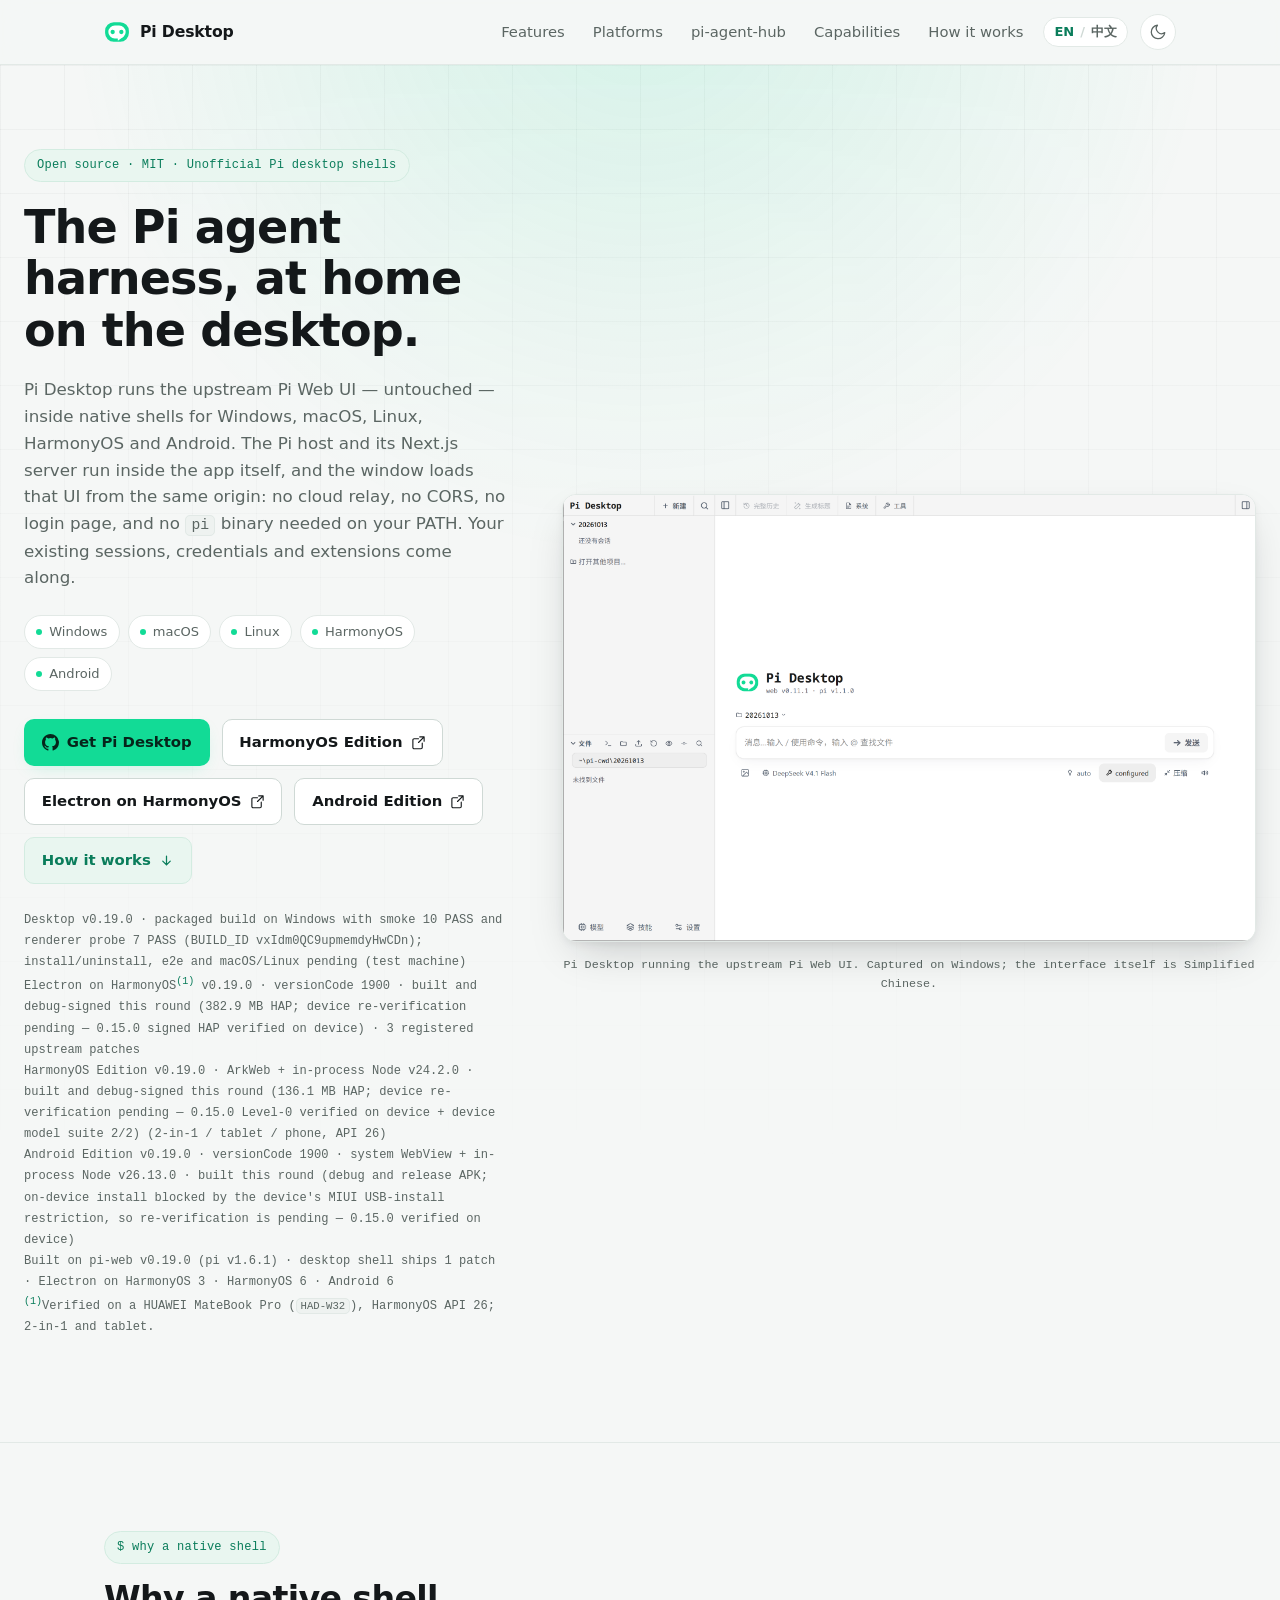
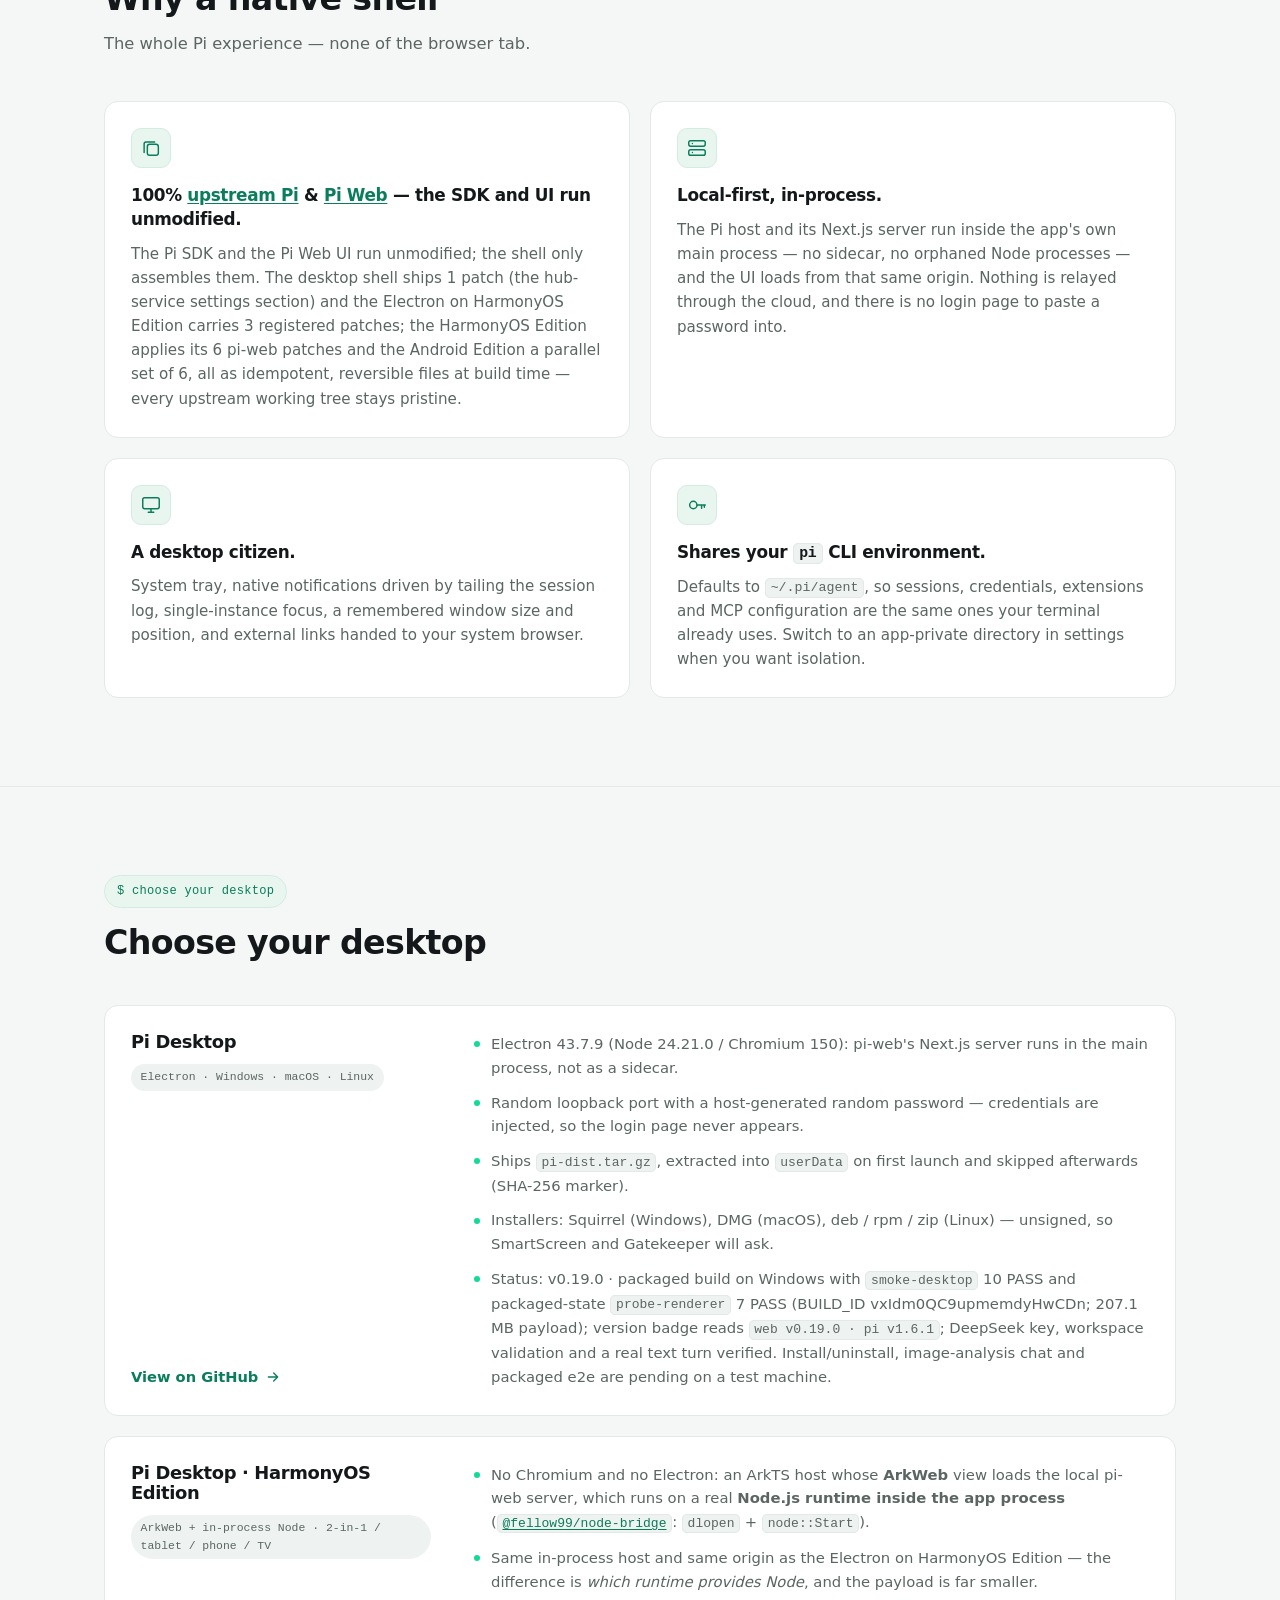
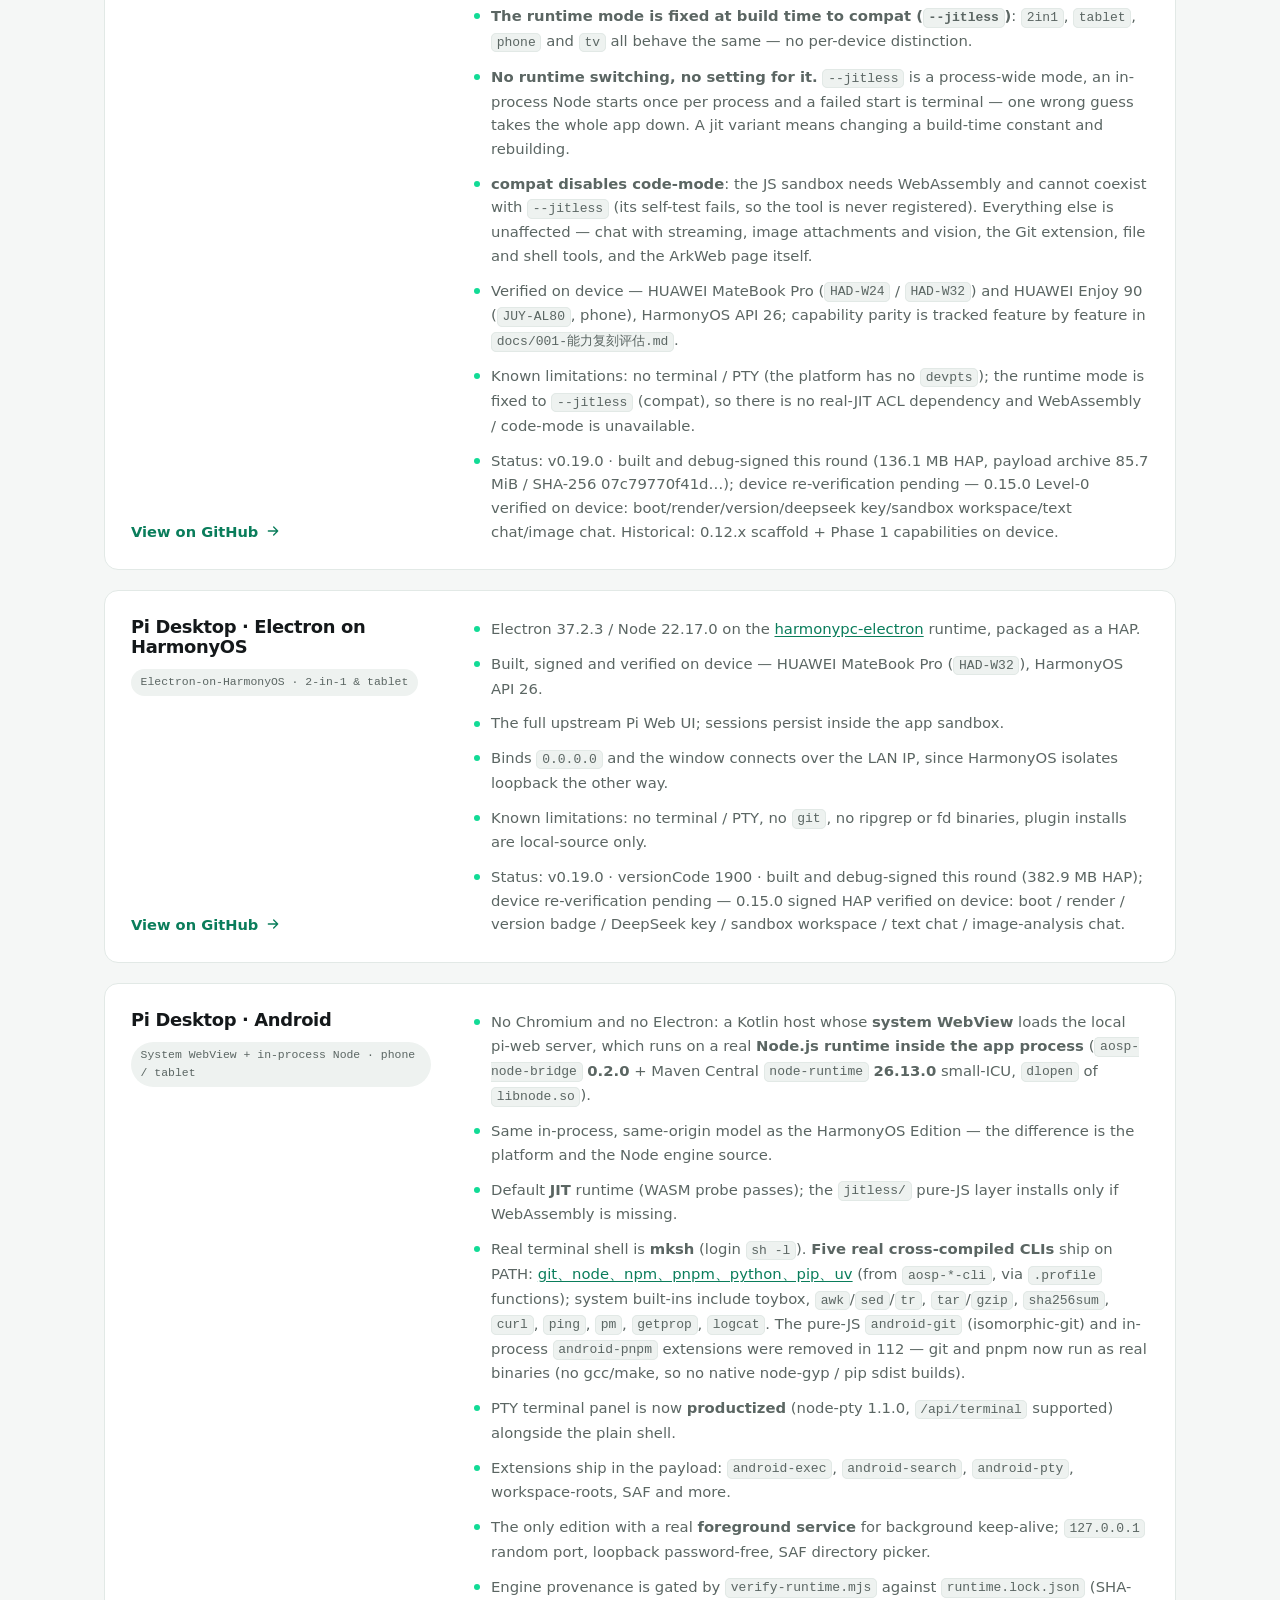
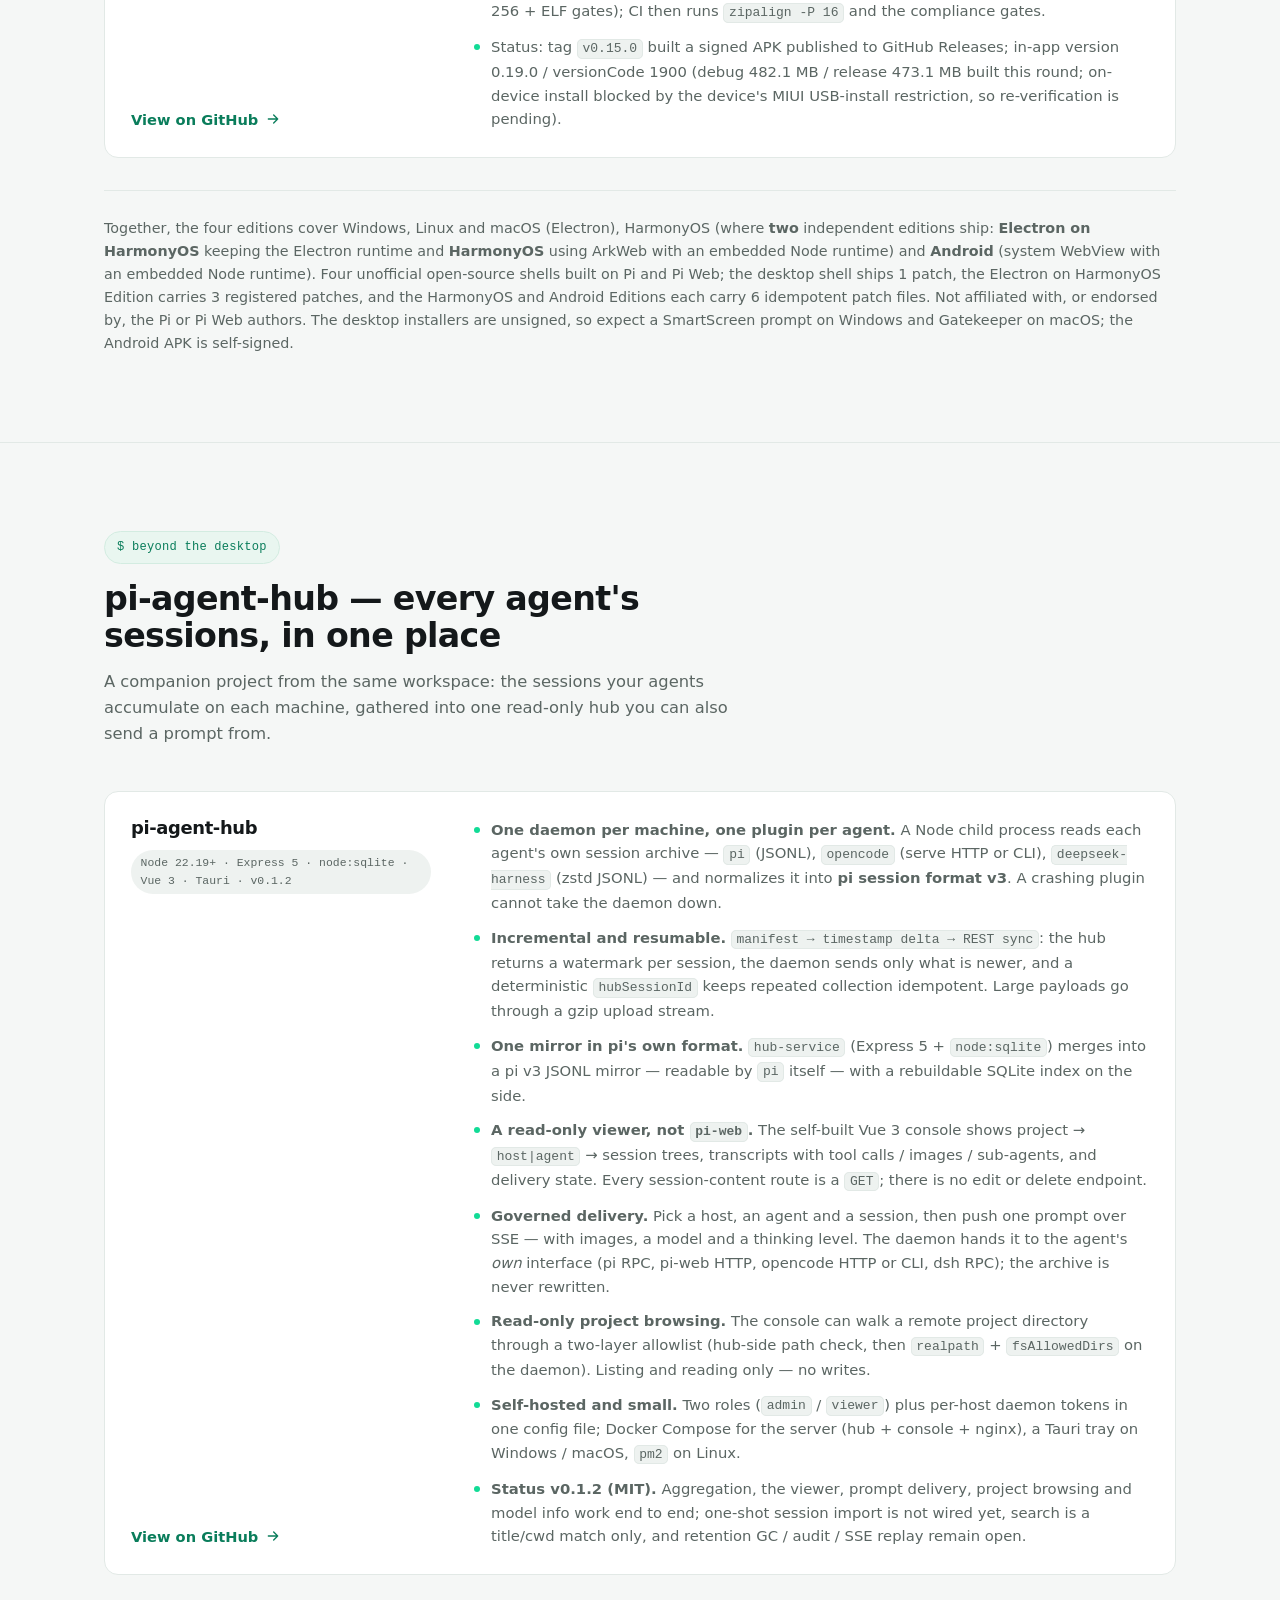
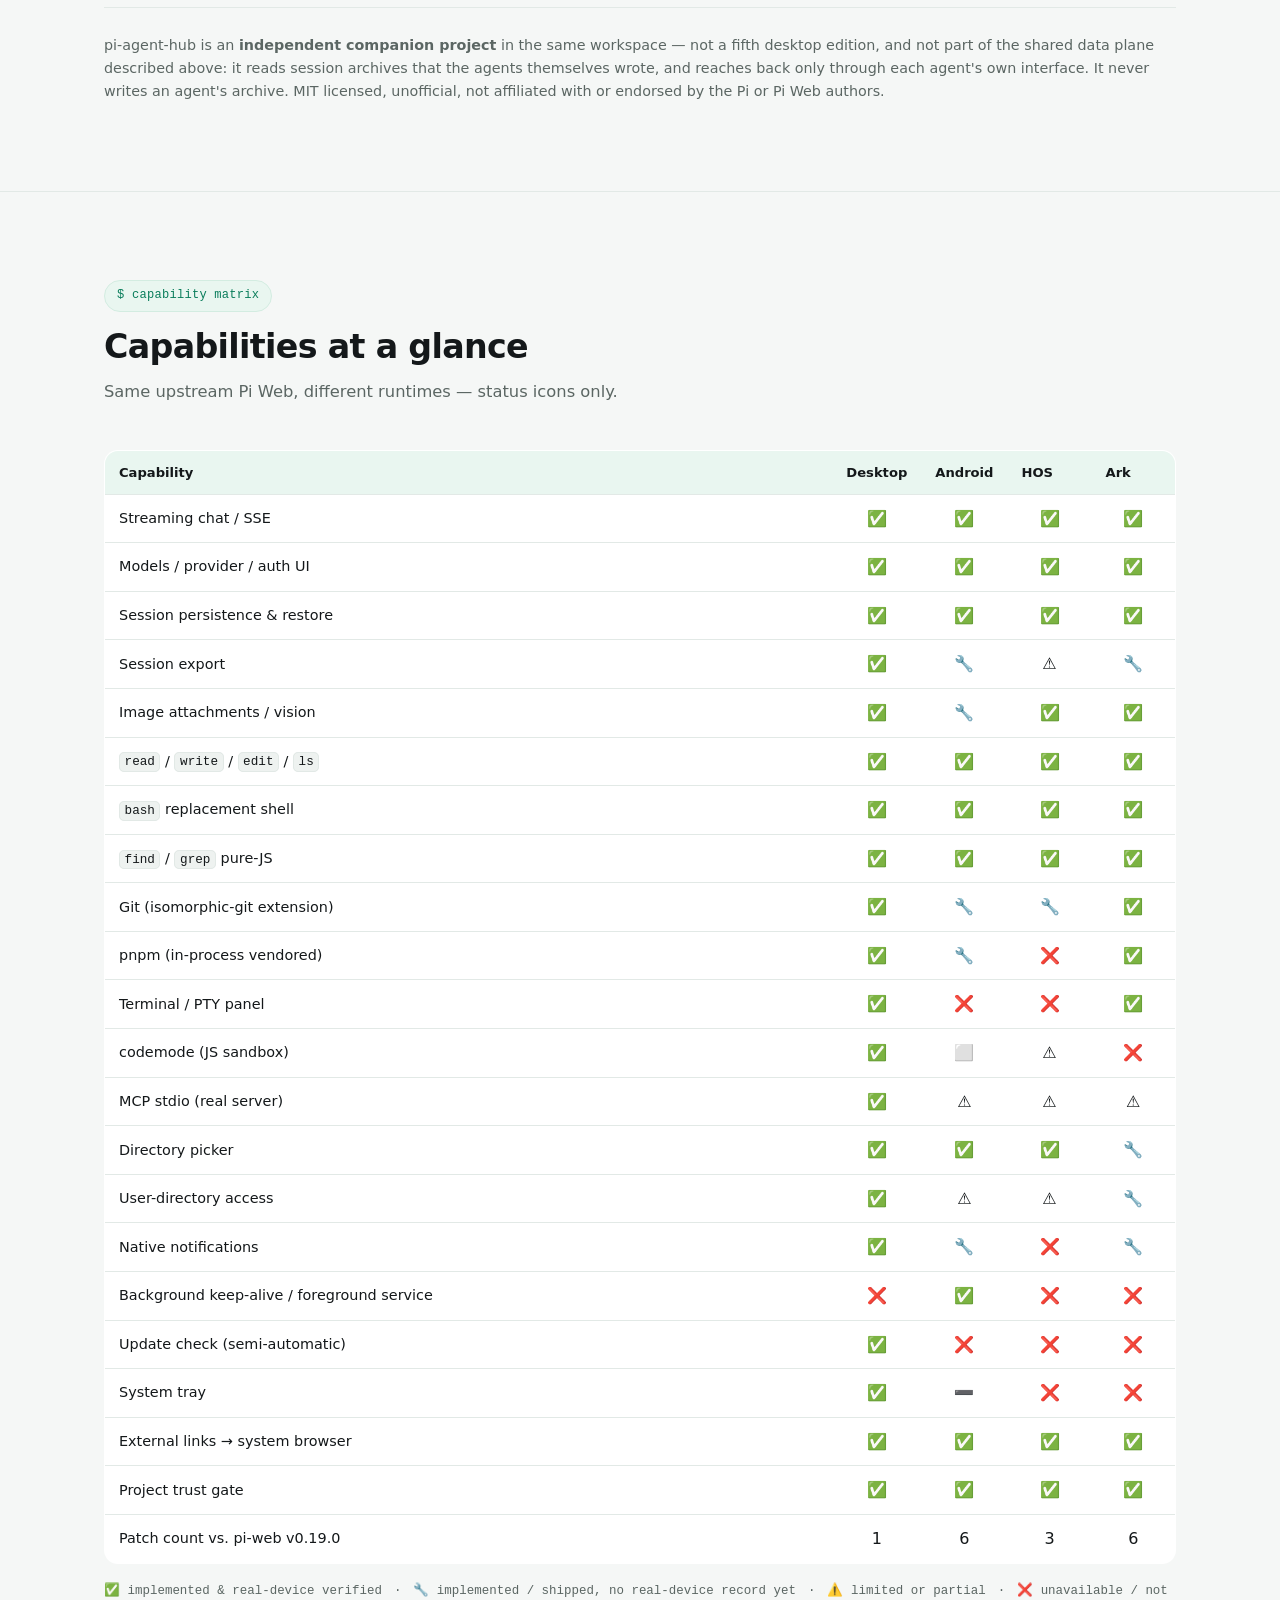
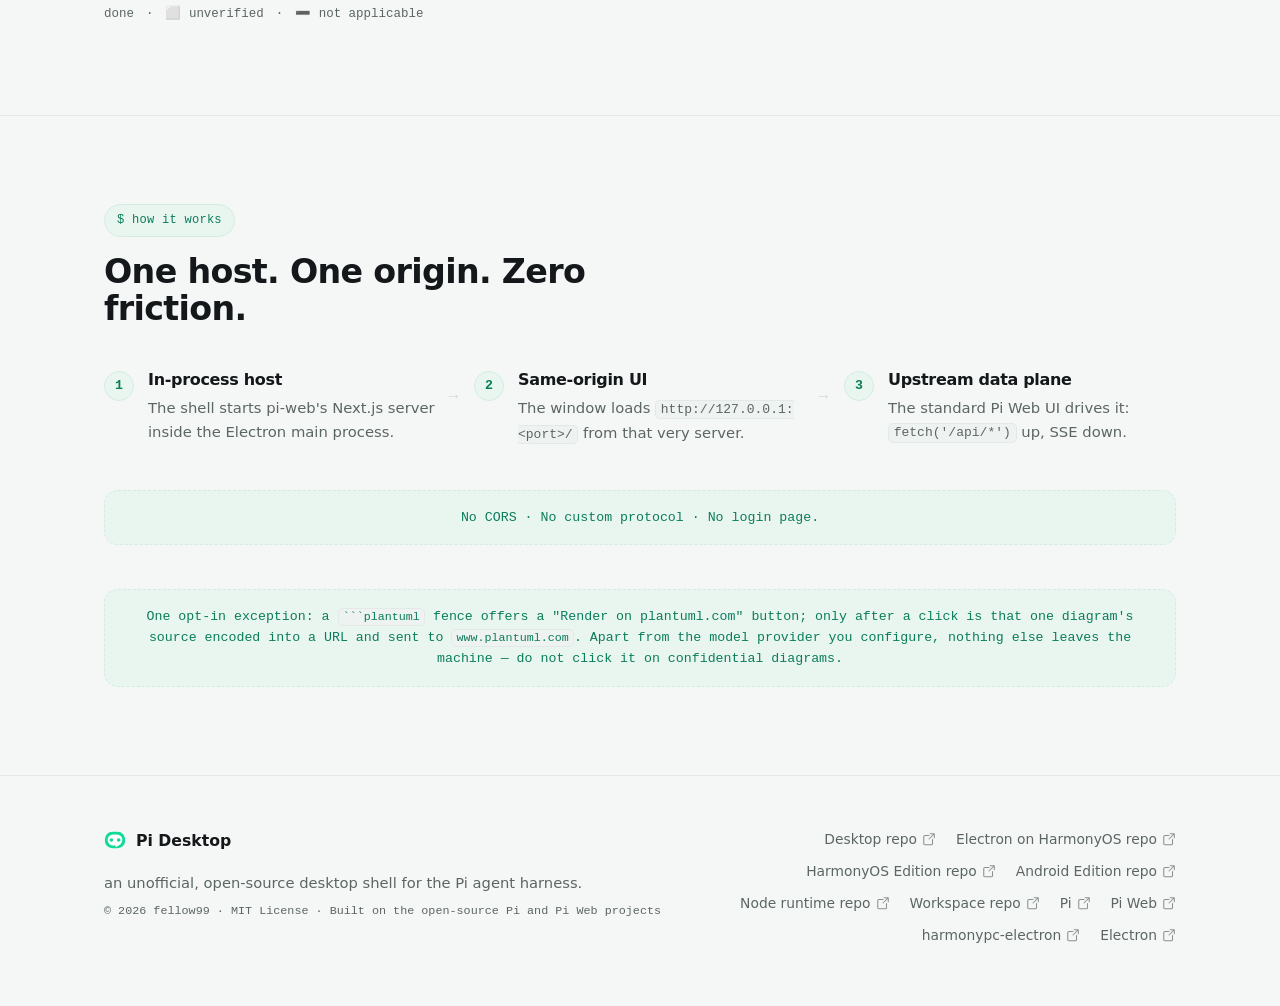
<file: index.html>
<!DOCTYPE html>
<html lang="en" data-theme="light">
<head>
  <meta charset="UTF-8" />
  <meta name="viewport" content="width=device-width, initial-scale=1.0" />
  <title>Pi Desktop — The Pi agent harness on the desktop: Windows, macOS, Linux, HarmonyOS &amp; Android</title>
  <meta name="description" content="Open-source, unofficial desktop shells for Pi: the upstream Pi Web UI, untouched, inside an Electron app for Windows, macOS and Linux, two HarmonyOS editions (Electron on HarmonyOS, and ArkWeb with an in-process Node runtime), and an Android edition built on the system WebView with an embedded Node runtime. Local-first, in-process host." />
  <meta name="theme-color" media="(prefers-color-scheme: light)" content="#f5f7f6" />
  <meta name="theme-color" media="(prefers-color-scheme: dark)" content="#090d0b" />
  <script>
    /* Apply the persisted theme before first paint to avoid a flash of the wrong theme. */
    (function () {
      try {
        var t = localStorage.getItem('pi-theme');
        if (!t) {
          t = window.matchMedia('(prefers-color-scheme: dark)').matches ? 'dark' : 'light';
        }
        document.documentElement.setAttribute('data-theme', t);
      } catch (e) {
        /* localStorage unavailable (e.g. file:// with strict settings): keep default */
      }
    })();
  </script>
  <link rel="stylesheet" href="style.css" />
  <link rel="icon" type="image/svg+xml" href="images/logo.svg" />
</head>
<body>
  <a class="skip-link" href="#main">Skip to content</a>

  <header class="site-header">
    <nav class="nav container" aria-label="Primary">
      <a class="brand" href="#top"><img src="images/logo.svg" alt="Pi Desktop" class="brand-logo" /><span class="brand-suffix">Pi Desktop</span></a>
      <div class="nav-links">
        <a href="#features">Features</a>
        <a href="#platforms">Platforms</a>
        <a href="#hub">pi-agent-hub</a>
        <a href="#capabilities">Capabilities</a>
        <a href="#how">How it works</a>
      </div>
      <div class="nav-actions">
        <div class="lang-switch" role="group" aria-label="Language">
          <a class="lang is-active" href="index.html" hreflang="en" aria-current="page">EN</a>
          <span class="lang-sep" aria-hidden="true">/</span>
          <a class="lang" href="index_zh.html" hreflang="zh-CN">中文</a>
        </div>
        <button
          id="theme-toggle"
          class="icon-btn"
          type="button"
          aria-label="Toggle dark mode"
          data-label-dark="Toggle dark mode"
          data-label-light="Toggle light mode">
          <svg class="i-sun" viewBox="0 0 24 24" width="18" height="18" fill="none" stroke="currentColor" stroke-width="1.7" stroke-linecap="round" stroke-linejoin="round" aria-hidden="true">
            <circle cx="12" cy="12" r="4"></circle>
            <path d="M12 2v2M12 20v2M4.93 4.93l1.41 1.41M17.66 17.66l1.41 1.41M2 12h2M20 12h2M4.93 19.07l1.41-1.41M17.66 6.34l1.41-1.41"></path>
          </svg>
          <svg class="i-moon" viewBox="0 0 24 24" width="18" height="18" fill="none" stroke="currentColor" stroke-width="1.7" stroke-linecap="round" stroke-linejoin="round" aria-hidden="true">
            <path d="M21 12.79A9 9 0 1 1 11.21 3 7 7 0 0 0 21 12.79z"></path>
          </svg>
        </button>
      </div>
    </nav>
  </header>

  <main id="main">
    <!-- ============================== HERO ============================== -->
    <section id="top" class="hero">
      <div class="container hero-grid">
        <div class="hero-copy">
          <span class="eyebrow">Open source · MIT · Unofficial Pi desktop shells</span>
          <h1>The Pi agent harness, at home on the desktop.</h1>
          <p class="lede">Pi Desktop runs the upstream Pi Web UI — untouched — inside native shells for Windows, macOS, Linux, HarmonyOS and Android. The Pi host and its Next.js server run inside the app itself, and the window loads that UI from the same origin: no cloud relay, no CORS, no login page, and no <code>pi</code> binary needed on your PATH. Your existing sessions, credentials and extensions come along.</p>
          <ul class="os-strip" aria-label="Supported desktop platforms">
            <li class="os-chip"><span class="os-dot" aria-hidden="true"></span>Windows</li>
            <li class="os-chip"><span class="os-dot" aria-hidden="true"></span>macOS</li>
            <li class="os-chip"><span class="os-dot" aria-hidden="true"></span>Linux</li>
            <li class="os-chip"><span class="os-dot" aria-hidden="true"></span>HarmonyOS</li>
            <li class="os-chip"><span class="os-dot" aria-hidden="true"></span>Android</li>
          </ul>
          <div class="cta-row">
            <a class="btn btn-primary" href="https://github.com/fellow99/pi-desktop" target="_blank" rel="noopener">
              <svg viewBox="0 0 24 24" width="17" height="17" fill="currentColor" aria-hidden="true"><path d="M12 0C5.37 0 0 5.37 0 12c0 5.31 3.44 9.81 8.21 11.4.6.11.82-.26.82-.58 0-.29-.01-1.04-.02-2.05-3.34.73-4.04-1.61-4.04-1.61-.55-1.39-1.34-1.76-1.34-1.76-1.09-.74.08-.73.08-.73 1.2.08 1.84 1.24 1.84 1.24 1.07 1.83 2.8 1.3 3.48 1 .11-.78.42-1.31.76-1.61-2.66-.3-5.47-1.33-5.47-5.93 0-1.31.47-2.38 1.24-3.22-.12-.3-.54-1.52.12-3.18 0 0 1.01-.32 3.3 1.23a11.5 11.5 0 0 1 6.01 0c2.29-1.55 3.3-1.23 3.3-1.23.66 1.66.24 2.88.12 3.18.77.84 1.24 1.91 1.24 3.22 0 4.61-2.81 5.63-5.48 5.92.43.37.81 1.1.81 2.22 0 1.6-.01 2.89-.01 3.28 0 .32.21.7.82.58A12 12 0 0 0 12 0z"></path></svg>
              Get Pi Desktop
            </a>
            <a class="btn btn-outline" href="https://github.com/fellow99/pi-desktop-ark" target="_blank" rel="noopener">
              HarmonyOS Edition
              <svg viewBox="0 0 24 24" width="15" height="15" fill="none" stroke="currentColor" stroke-width="1.8" stroke-linecap="round" stroke-linejoin="round" aria-hidden="true"><path d="M14 3h7v7M21 3l-9 9M18 13v7a2 2 0 0 1-2 2H5a2 2 0 0 1-2-2V8a2 2 0 0 1 2-2h7"></path></svg>
            </a>
            <a class="btn btn-outline" href="https://github.com/fellow99/pi-desktop-hos" target="_blank" rel="noopener">
              Electron on HarmonyOS
              <svg viewBox="0 0 24 24" width="15" height="15" fill="none" stroke="currentColor" stroke-width="1.8" stroke-linecap="round" stroke-linejoin="round" aria-hidden="true"><path d="M14 3h7v7M21 3l-9 9M18 13v7a2 2 0 0 1-2 2H5a2 2 0 0 1-2-2V8a2 2 0 0 1 2-2h7"></path></svg>
            </a>
            <a class="btn btn-outline" href="https://github.com/fellow99/pi-desktop-android" target="_blank" rel="noopener">
              Android Edition
              <svg viewBox="0 0 24 24" width="15" height="15" fill="none" stroke="currentColor" stroke-width="1.8" stroke-linecap="round" stroke-linejoin="round" aria-hidden="true"><path d="M14 3h7v7M21 3l-9 9M18 13v7a2 2 0 0 1-2 2H5a2 2 0 0 1-2-2V8a2 2 0 0 1 2-2h7"></path></svg>
            </a>
            <a class="btn btn-ghost" href="#how">
              How it works
              <svg viewBox="0 0 24 24" width="15" height="15" fill="none" stroke="currentColor" stroke-width="2" stroke-linecap="round" stroke-linejoin="round" aria-hidden="true"><path d="M12 5v14M6 13l6 6 6-6"></path></svg>
            </a>
          </div>
          <p class="trust">
            Desktop v0.19.0 · packaged build on Windows with smoke 10 PASS and renderer probe 7 PASS (BUILD_ID vxIdm0QC9upmemdyHwCDn); install/uninstall, e2e and macOS/Linux pending (test machine)
            <br>
            Electron on HarmonyOS<sup>(1)</sup> v0.19.0 · versionCode 1900 · built and debug-signed this round (382.9 MB HAP; device re-verification pending — 0.15.0 signed HAP verified on device) · 3 registered upstream patches
            <br>
            HarmonyOS Edition v0.19.0 · ArkWeb + in-process Node v24.2.0 · built and debug-signed this round (136.1 MB HAP; device re-verification pending — 0.15.0 Level-0 verified on device + device model suite 2/2) (2-in-1 / tablet / phone, API 26)
            <br>
            Android Edition v0.19.0 · versionCode 1900 · system WebView + in-process Node v26.13.0 · built this round (debug and release APK; on-device install blocked by the device's MIUI USB-install restriction, so re-verification is pending — 0.15.0 verified on device)
            <br>
            Built on pi-web v0.19.0 (pi v1.6.1) · desktop shell ships 1 patch · Electron on HarmonyOS 3 · HarmonyOS 6 · Android 6
            <br>
            <sup>(1)</sup>Verified on a HUAWEI MateBook Pro (<code>HAD-W32</code>), HarmonyOS API 26; 2-in-1 and tablet.
          </p>
        </div>

        <div class="hero-visual">
          <figure class="hero-shot">
            <img src="images/light.png" data-shot="light" alt="Pi Desktop running the upstream Pi Web UI in light theme, in Simplified Chinese" width="2372" height="1530" />
            <img src="images/dark.png" data-shot="dark" alt="Pi Desktop running the upstream Pi Web UI in dark theme, in Simplified Chinese" width="2372" height="1530" />
          </figure>
          <p class="shot-caption">Pi Desktop running the upstream Pi Web UI. Captured on Windows; the interface itself is Simplified Chinese.</p>
        </div>
      </div>
    </section>

    <!-- ============================ FEATURES ============================ -->
    <section id="features" class="section">
      <div class="container">
        <p class="section-eyebrow">$ why a native shell</p>
        <div class="section-head">
          <h2>Why a native shell</h2>
          <p class="section-lede">The whole Pi experience — none of the browser tab.</p>
        </div>

        <div class="feature-grid">
          <article class="feature-card">
            <span class="icon">
              <svg viewBox="0 0 24 24" width="22" height="22" fill="none" stroke="currentColor" stroke-width="1.6" stroke-linecap="round" stroke-linejoin="round" aria-hidden="true"><rect x="8" y="8" width="12" height="12" rx="2.5"></rect><path d="M16 5.5H6.5A2 2 0 0 0 4.5 7.5V17"></path></svg>
            </span>
            <h3>100% <a href="https://github.com/earendil-works/pi" target="_blank" rel="noopener">upstream Pi</a> &amp; <a href="https://github.com/agegr/pi-web" target="_blank" rel="noopener">Pi Web</a> — the SDK and UI run unmodified.</h3>
            <p>The Pi SDK and the Pi Web UI run unmodified; the shell only assembles them. The desktop shell ships 1 patch (the hub-service settings section) and the Electron on HarmonyOS Edition carries 3 registered patches; the HarmonyOS Edition applies its 6 pi-web patches and the Android Edition a parallel set of 6, all as idempotent, reversible files at build time — every upstream working tree stays pristine.</p>
          </article>

          <article class="feature-card">
            <span class="icon">
              <svg viewBox="0 0 24 24" width="22" height="22" fill="none" stroke="currentColor" stroke-width="1.6" stroke-linecap="round" stroke-linejoin="round" aria-hidden="true"><rect x="3" y="4" width="18" height="6" rx="2"></rect><rect x="3" y="14" width="18" height="6" rx="2"></rect><path d="M7 7h.01M7 17h.01"></path></svg>
            </span>
            <h3>Local-first, in-process.</h3>
            <p>The Pi host and its Next.js server run inside the app's own main process — no sidecar, no orphaned Node processes — and the UI loads from that same origin. Nothing is relayed through the cloud, and there is no login page to paste a password into.</p>
          </article>

          <article class="feature-card">
            <span class="icon">
              <svg viewBox="0 0 24 24" width="22" height="22" fill="none" stroke="currentColor" stroke-width="1.6" stroke-linecap="round" stroke-linejoin="round" aria-hidden="true"><rect x="3" y="4" width="18" height="12" rx="2"></rect><path d="M9 20h6M12 16v4"></path></svg>
            </span>
            <h3>A desktop citizen.</h3>
            <p>System tray, native notifications driven by tailing the session log, single-instance focus, a remembered window size and position, and external links handed to your system browser.</p>
          </article>

          <article class="feature-card">
            <span class="icon">
              <svg viewBox="0 0 24 24" width="22" height="22" fill="none" stroke="currentColor" stroke-width="1.6" stroke-linecap="round" stroke-linejoin="round" aria-hidden="true"><circle cx="8" cy="12" r="4"></circle><path d="M12 12h9M17 12v3.5M20 12v2.5"></path></svg>
            </span>
            <h3>Shares your <code>pi</code> CLI environment.</h3>
            <p>Defaults to <code>~/.pi/agent</code>, so sessions, credentials, extensions and MCP configuration are the same ones your terminal already uses. Switch to an app-private directory in settings when you want isolation.</p>
          </article>
        </div>
      </div>
    </section>

    <!-- ============================ PLATFORMS =========================== -->
    <section id="platforms" class="section">
      <div class="container">
        <p class="section-eyebrow">$ choose your desktop</p>
        <div class="section-head">
          <h2>Choose your desktop</h2>
        </div>

        <div class="platform-grid">
          <article class="platform-card">
            <div class="platform-head">
              <h3>Pi Desktop</h3>
              <span class="platform-tag">Electron · Windows · macOS · Linux</span>
            </div>
            <ul class="bullet-list">
              <li>Electron 43.7.9 (Node 24.21.0 / Chromium 150): pi-web's Next.js server runs in the main process, not as a sidecar.</li>
              <li>Random loopback port with a host-generated random password — credentials are injected, so the login page never appears.</li>
              <li>Ships <code>pi-dist.tar.gz</code>, extracted into <code>userData</code> on first launch and skipped afterwards (SHA-256 marker).</li>
              <li>Installers: Squirrel (Windows), DMG (macOS), deb / rpm / zip (Linux) — unsigned, so SmartScreen and Gatekeeper will ask.</li>
              <li>Status: v0.19.0 · packaged build on Windows with <code>smoke-desktop</code> 10 PASS and packaged-state <code>probe-renderer</code> 7 PASS (BUILD_ID vxIdm0QC9upmemdyHwCDn; 207.1 MB payload); version badge reads <code>web v0.19.0 · pi v1.6.1</code>; DeepSeek key, workspace validation and a real text turn verified. Install/uninstall, image-analysis chat and packaged e2e are pending on a test machine.</li>
            </ul>
            <a class="repo-link" href="https://github.com/fellow99/pi-desktop" target="_blank" rel="noopener">
              View on GitHub
              <svg viewBox="0 0 24 24" width="16" height="16" fill="none" stroke="currentColor" stroke-width="2" stroke-linecap="round" stroke-linejoin="round" aria-hidden="true"><path d="M5 12h14M13 6l6 6-6 6"></path></svg>
            </a>
          </article>

          <article class="platform-card">
            <div class="platform-head">
              <h3>Pi Desktop · HarmonyOS Edition</h3>
              <span class="platform-tag">ArkWeb + in-process Node · 2-in-1 / tablet / phone / TV</span>
            </div>
            <ul class="bullet-list">
              <li>No Chromium and no Electron: an ArkTS host whose <strong>ArkWeb</strong> view loads the local pi-web server, which runs on a real <strong>Node.js runtime inside the app process</strong> (<a href="https://github.com/fellow99/ohos-node-bridge" target="_blank" rel="noopener"><code>@fellow99/node-bridge</code></a>: <code>dlopen</code> + <code>node::Start</code>).</li>
              <li>Same in-process host and same origin as the Electron on HarmonyOS Edition — the difference is <em>which runtime provides Node</em>, and the payload is far smaller.</li>
              <li><strong>The runtime mode is fixed at build time to compat (<code>--jitless</code>)</strong>: <code>2in1</code>, <code>tablet</code>, <code>phone</code> and <code>tv</code> all behave the same — no per-device distinction.</li>
              <li><strong>No runtime switching, no setting for it.</strong> <code>--jitless</code> is a process-wide mode, an in-process Node starts once per process and a failed start is terminal — one wrong guess takes the whole app down. A jit variant means changing a build-time constant and rebuilding.</li>
              <li><strong>compat disables code-mode</strong>: the JS sandbox needs WebAssembly and cannot coexist with <code>--jitless</code> (its self-test fails, so the tool is never registered). Everything else is unaffected — chat with streaming, image attachments and vision, the Git extension, file and shell tools, and the ArkWeb page itself.</li>
              <li>Verified on device — HUAWEI MateBook Pro (<code>HAD-W24</code> / <code>HAD-W32</code>) and HUAWEI Enjoy 90 (<code>JUY-AL80</code>, phone), HarmonyOS API 26; capability parity is tracked feature by feature in <code>docs/001-能力复刻评估.md</code>.</li>
              <li>Known limitations: no terminal / PTY (the platform has no <code>devpts</code>); the runtime mode is fixed to <code>--jitless</code> (compat), so there is no real-JIT ACL dependency and WebAssembly / code-mode is unavailable.</li>
              <li>Status: v0.19.0 · built and debug-signed this round (136.1 MB HAP, payload archive 85.7 MiB / SHA-256 07c79770f41d…); device re-verification pending — 0.15.0 Level-0 verified on device: boot/render/version/deepseek key/sandbox workspace/text chat/image chat. Historical: 0.12.x scaffold + Phase 1 capabilities on device.</li>
            </ul>
            <a class="repo-link" href="https://github.com/fellow99/pi-desktop-ark" target="_blank" rel="noopener">
              View on GitHub
              <svg viewBox="0 0 24 24" width="16" height="16" fill="none" stroke="currentColor" stroke-width="2" stroke-linecap="round" stroke-linejoin="round" aria-hidden="true"><path d="M5 12h14M13 6l6 6-6 6"></path></svg>
            </a>
          </article>

          <article class="platform-card">
            <div class="platform-head">
              <h3>Pi Desktop · Electron on HarmonyOS</h3>
              <span class="platform-tag">Electron-on-HarmonyOS · 2-in-1 &amp; tablet</span>
            </div>
            <ul class="bullet-list">
              <li>Electron 37.2.3 / Node 22.17.0 on the <a href="https://atomgit.com/jianguoxu/harmonypc-electron" target="_blank" rel="noopener">harmonypc-electron</a> runtime, packaged as a HAP.</li>
              <li>Built, signed and verified on device — HUAWEI MateBook Pro (<code>HAD-W32</code>), HarmonyOS API 26.</li>
              <li>The full upstream Pi Web UI; sessions persist inside the app sandbox.</li>
              <li>Binds <code>0.0.0.0</code> and the window connects over the LAN IP, since HarmonyOS isolates loopback the other way.</li>
              <li>Known limitations: no terminal / PTY, no <code>git</code>, no ripgrep or fd binaries, plugin installs are local-source only.</li>
              <li>Status: v0.19.0 · versionCode 1900 · built and debug-signed this round (382.9 MB HAP); device re-verification pending — 0.15.0 signed HAP verified on device: boot / render / version badge / DeepSeek key / sandbox workspace / text chat / image-analysis chat.</li>
            </ul>
            <a class="repo-link" href="https://github.com/fellow99/pi-desktop-hos" target="_blank" rel="noopener">
              View on GitHub
              <svg viewBox="0 0 24 24" width="16" height="16" fill="none" stroke="currentColor" stroke-width="2" stroke-linecap="round" stroke-linejoin="round" aria-hidden="true"><path d="M5 12h14M13 6l6 6-6 6"></path></svg>
            </a>
          </article>

          <article class="platform-card">
            <div class="platform-head">
              <h3>Pi Desktop · Android</h3>
              <span class="platform-tag">System WebView + in-process Node · phone / tablet</span>
            </div>
            <ul class="bullet-list">
              <li>No Chromium and no Electron: a Kotlin host whose <strong>system WebView</strong> loads the local pi-web server, which runs on a real <strong>Node.js runtime inside the app process</strong> (<code>aosp-node-bridge</code> <strong>0.2.0</strong> + Maven Central <code>node-runtime</code> <strong>26.13.0</strong> small-ICU, <code>dlopen</code> of <code>libnode.so</code>).</li>
              <li>Same in-process, same-origin model as the HarmonyOS Edition — the difference is the platform and the Node engine source.</li>
              <li>Default <strong>JIT</strong> runtime (WASM probe passes); the <code>jitless/</code> pure-JS layer installs only if WebAssembly is missing.</li>
              <li>Real terminal shell is <strong>mksh</strong> (login <code>sh -l</code>). <strong>Five real cross-compiled CLIs</strong> ship on PATH: <a href="https://github.com/fellow99/node-bridge-workspace" target="_blank" rel="noopener">git、node、npm、pnpm、python、pip、uv</a> (from <code>aosp-*-cli</code>, via <code>.profile</code> functions); system built-ins include toybox, <code>awk</code>/<code>sed</code>/<code>tr</code>, <code>tar</code>/<code>gzip</code>, <code>sha256sum</code>, <code>curl</code>, <code>ping</code>, <code>pm</code>, <code>getprop</code>, <code>logcat</code>. The pure-JS <code>android-git</code> (isomorphic-git) and in-process <code>android-pnpm</code> extensions were removed in 112 — git and pnpm now run as real binaries (no gcc/make, so no native node-gyp / pip sdist builds).</li>
              <li>PTY terminal panel is now <strong>productized</strong> (node-pty 1.1.0, <code>/api/terminal</code> supported) alongside the plain shell.</li>
              <li>Extensions ship in the payload: <code>android-exec</code>, <code>android-search</code>, <code>android-pty</code>, workspace-roots, SAF and more.</li>
              <li>The only edition with a real <strong>foreground service</strong> for background keep-alive; <code>127.0.0.1</code> random port, loopback password-free, SAF directory picker.</li>
              <li>Engine provenance is gated by <code>verify-runtime.mjs</code> against <code>runtime.lock.json</code> (SHA-256 + ELF gates); CI then runs <code>zipalign -P 16</code> and the compliance gates.</li>
              <li>Status: tag <code>v0.15.0</code> built a signed APK published to GitHub Releases; in-app version 0.19.0 / versionCode 1900 (debug 482.1 MB / release 473.1 MB built this round; on-device install blocked by the device's MIUI USB-install restriction, so re-verification is pending).</li>
            </ul>
            <a class="repo-link" href="https://github.com/fellow99/pi-desktop-android" target="_blank" rel="noopener">
              View on GitHub
              <svg viewBox="0 0 24 24" width="16" height="16" fill="none" stroke="currentColor" stroke-width="2" stroke-linecap="round" stroke-linejoin="round" aria-hidden="true"><path d="M5 12h14M13 6l6 6-6 6"></path></svg>
            </a>
          </article>
        </div>

        <p class="disclaimer">Together, the four editions cover Windows, Linux and macOS (Electron), HarmonyOS (where <strong>two</strong> independent editions ship: <strong>Electron on HarmonyOS</strong> keeping the Electron runtime and <strong>HarmonyOS</strong> using ArkWeb with an embedded Node runtime) and <strong>Android</strong> (system WebView with an embedded Node runtime). Four unofficial open-source shells built on Pi and Pi Web; the desktop shell ships 1 patch, the Electron on HarmonyOS Edition carries 3 registered patches, and the HarmonyOS and Android Editions each carry 6 idempotent patch files. Not affiliated with, or endorsed by, the Pi or Pi Web authors. The desktop installers are unsigned, so expect a SmartScreen prompt on Windows and Gatekeeper on macOS; the Android APK is self-signed.</p>
      </div>
    </section>

    <!-- =========================== PI-AGENT-HUB ========================== -->
    <section id="hub" class="section">
      <div class="container">
        <p class="section-eyebrow">$ beyond the desktop</p>
        <div class="section-head">
          <h2>pi-agent-hub — every agent's sessions, in one place</h2>
          <p class="section-lede">A companion project from the same workspace: the sessions your agents accumulate on each machine, gathered into one read-only hub you can also send a prompt from.</p>
        </div>

        <div class="platform-grid">
          <article class="platform-card">
            <div class="platform-head">
              <h3>pi-agent-hub</h3>
              <span class="platform-tag">Node 22.19+ · Express 5 · node:sqlite · Vue 3 · Tauri · v0.1.2</span>
            </div>
            <ul class="bullet-list">
              <li><strong>One daemon per machine, one plugin per agent.</strong> A Node child process reads each agent's own session archive — <code>pi</code> (JSONL), <code>opencode</code> (serve HTTP or CLI), <code>deepseek-harness</code> (zstd JSONL) — and normalizes it into <strong>pi session format v3</strong>. A crashing plugin cannot take the daemon down.</li>
              <li><strong>Incremental and resumable.</strong> <code>manifest → timestamp delta → REST sync</code>: the hub returns a watermark per session, the daemon sends only what is newer, and a deterministic <code>hubSessionId</code> keeps repeated collection idempotent. Large payloads go through a gzip upload stream.</li>
              <li><strong>One mirror in pi's own format.</strong> <code>hub-service</code> (Express 5 + <code>node:sqlite</code>) merges into a pi v3 JSONL mirror — readable by <code>pi</code> itself — with a rebuildable SQLite index on the side.</li>
              <li><strong>A read-only viewer, not <code>pi-web</code>.</strong> The self-built Vue 3 console shows project → <code>host|agent</code> → session trees, transcripts with tool calls / images / sub-agents, and delivery state. Every session-content route is a <code>GET</code>; there is no edit or delete endpoint.</li>
              <li><strong>Governed delivery.</strong> Pick a host, an agent and a session, then push one prompt over SSE — with images, a model and a thinking level. The daemon hands it to the agent's <em>own</em> interface (pi RPC, pi-web HTTP, opencode HTTP or CLI, dsh RPC); the archive is never rewritten.</li>
              <li><strong>Read-only project browsing.</strong> The console can walk a remote project directory through a two-layer allowlist (hub-side path check, then <code>realpath</code> + <code>fsAllowedDirs</code> on the daemon). Listing and reading only — no writes.</li>
              <li><strong>Self-hosted and small.</strong> Two roles (<code>admin</code> / <code>viewer</code>) plus per-host daemon tokens in one config file; Docker Compose for the server (hub + console + nginx), a Tauri tray on Windows / macOS, <code>pm2</code> on Linux.</li>
              <li><strong>Status v0.1.2 (MIT).</strong> Aggregation, the viewer, prompt delivery, project browsing and model info work end to end; one-shot session import is not wired yet, search is a title/cwd match only, and retention GC / audit / SSE replay remain open.</li>
            </ul>
            <a class="repo-link" href="https://github.com/fellow99/pi-agent-hub" target="_blank" rel="noopener">
              View on GitHub
              <svg viewBox="0 0 24 24" width="16" height="16" fill="none" stroke="currentColor" stroke-width="2" stroke-linecap="round" stroke-linejoin="round" aria-hidden="true"><path d="M5 12h14M13 6l6 6-6 6"></path></svg>
            </a>
          </article>
        </div>

        <p class="disclaimer">pi-agent-hub is an <strong>independent companion project</strong> in the same workspace — not a fifth desktop edition, and not part of the shared data plane described above: it reads session archives that the agents themselves wrote, and reaches back only through each agent's own interface. It never writes an agent's archive. MIT licensed, unofficial, not affiliated with or endorsed by the Pi or Pi Web authors.</p>
      </div>
    </section>

    <!-- ========================= CAPABILITIES ========================== -->
    <section id="capabilities" class="section">
      <div class="container">
        <p class="section-eyebrow">$ capability matrix</p>
        <div class="section-head">
          <h2>Capabilities at a glance</h2>
          <p class="section-lede">Same upstream Pi Web, different runtimes — status icons only.</p>
        </div>
        <div class="capability-wrap">
          <table class="capability-table">
            <thead>
              <tr>
                <th class="cap-feature">Capability</th>
                <th class="cap-status">Desktop</th>
                <th class="cap-status">Android</th>
                <th class="cap-status">HOS</th>
                <th class="cap-status">Ark</th>
              </tr>
            </thead>
            <tbody>
              <tr><td class="cap-feature">Streaming chat / SSE</td><td class="cap-status">✅</td><td class="cap-status">✅</td><td class="cap-status">✅</td><td class="cap-status">✅</td></tr>
              <tr><td class="cap-feature">Models / provider / auth UI</td><td class="cap-status">✅</td><td class="cap-status">✅</td><td class="cap-status">✅</td><td class="cap-status">✅</td></tr>
              <tr><td class="cap-feature">Session persistence &amp; restore</td><td class="cap-status">✅</td><td class="cap-status">✅</td><td class="cap-status">✅</td><td class="cap-status">✅</td></tr>
              <tr><td class="cap-feature">Session export</td><td class="cap-status">✅</td><td class="cap-status">🔧</td><td class="cap-status">⚠️</td><td class="cap-status">🔧</td></tr>
              <tr><td class="cap-feature">Image attachments / vision</td><td class="cap-status">✅</td><td class="cap-status">🔧</td><td class="cap-status">✅</td><td class="cap-status">✅</td></tr>
              <tr><td class="cap-feature"><code>read</code> / <code>write</code> / <code>edit</code> / <code>ls</code></td><td class="cap-status">✅</td><td class="cap-status">✅</td><td class="cap-status">✅</td><td class="cap-status">✅</td></tr>
              <tr><td class="cap-feature"><code>bash</code> replacement shell</td><td class="cap-status">✅</td><td class="cap-status">✅</td><td class="cap-status">✅</td><td class="cap-status">✅</td></tr>
              <tr><td class="cap-feature"><code>find</code> / <code>grep</code> pure-JS</td><td class="cap-status">✅</td><td class="cap-status">✅</td><td class="cap-status">✅</td><td class="cap-status">✅</td></tr>
              <tr><td class="cap-feature">Git (isomorphic-git extension)</td><td class="cap-status">✅</td><td class="cap-status">🔧</td><td class="cap-status">🔧</td><td class="cap-status">✅</td></tr>
              <tr><td class="cap-feature">pnpm (in-process vendored)</td><td class="cap-status">✅</td><td class="cap-status">🔧</td><td class="cap-status">❌</td><td class="cap-status">✅</td></tr>
              <tr><td class="cap-feature">Terminal / PTY panel</td><td class="cap-status">✅</td><td class="cap-status">❌</td><td class="cap-status">❌</td><td class="cap-status">✅</td></tr>
              <tr><td class="cap-feature">codemode (JS sandbox)</td><td class="cap-status">✅</td><td class="cap-status">⬜</td><td class="cap-status">⚠️</td><td class="cap-status">❌</td></tr>
              <tr><td class="cap-feature">MCP stdio (real server)</td><td class="cap-status">✅</td><td class="cap-status">⚠️</td><td class="cap-status">⚠️</td><td class="cap-status">⚠️</td></tr>
              <tr><td class="cap-feature">Directory picker</td><td class="cap-status">✅</td><td class="cap-status">✅</td><td class="cap-status">✅</td><td class="cap-status">🔧</td></tr>
              <tr><td class="cap-feature">User-directory access</td><td class="cap-status">✅</td><td class="cap-status">⚠️</td><td class="cap-status">⚠️</td><td class="cap-status">🔧</td></tr>
              <tr><td class="cap-feature">Native notifications</td><td class="cap-status">✅</td><td class="cap-status">🔧</td><td class="cap-status">❌</td><td class="cap-status">🔧</td></tr>
              <tr><td class="cap-feature">Background keep-alive / foreground service</td><td class="cap-status">❌</td><td class="cap-status">✅</td><td class="cap-status">❌</td><td class="cap-status">❌</td></tr>
              <tr><td class="cap-feature">Update check (semi-automatic)</td><td class="cap-status">✅</td><td class="cap-status">❌</td><td class="cap-status">❌</td><td class="cap-status">❌</td></tr>
              <tr><td class="cap-feature">System tray</td><td class="cap-status">✅</td><td class="cap-status">➖</td><td class="cap-status">❌</td><td class="cap-status">❌</td></tr>
              <tr><td class="cap-feature">External links → system browser</td><td class="cap-status">✅</td><td class="cap-status">✅</td><td class="cap-status">✅</td><td class="cap-status">✅</td></tr>
              <tr><td class="cap-feature">Project trust gate</td><td class="cap-status">✅</td><td class="cap-status">✅</td><td class="cap-status">✅</td><td class="cap-status">✅</td></tr>
              <tr><td class="cap-feature">Patch count vs. pi-web v0.19.0</td><td class="cap-status">1</td><td class="cap-status">6</td><td class="cap-status">3</td><td class="cap-status">6</td></tr>
            </tbody>
          </table>
        </div>
        <p class="capability-legend">✅ implemented &amp; real-device verified　·　🔧 implemented / shipped, no real-device record yet　·　⚠️ limited or partial　·　❌ unavailable / not done　·　⬜ unverified　·　➖ not applicable</p>
      </div>
    </section>

    <!-- ============================ HOW IT WORKS ========================= -->
    <section id="how" class="section">
      <div class="container">
        <p class="section-eyebrow">$ how it works</p>
        <div class="section-head">
          <h2>One host. One origin. Zero friction.</h2>
        </div>

        <ol class="steps">
          <li class="step">
            <span class="step-num" aria-hidden="true">1</span>
            <div>
              <h3>In-process host</h3>
              <p>The shell starts pi-web's Next.js server inside the Electron main process.</p>
            </div>
          </li>
          <li class="step">
            <span class="step-num" aria-hidden="true">2</span>
            <div>
              <h3>Same-origin UI</h3>
              <p>The window loads <code>http://127.0.0.1:&lt;port&gt;/</code> from that very server.</p>
            </div>
          </li>
          <li class="step">
            <span class="step-num" aria-hidden="true">3</span>
            <div>
              <h3>Upstream data plane</h3>
              <p>The standard Pi Web UI drives it: <code>fetch('/api/*')</code> up, SSE down.</p>
            </div>
          </li>
        </ol>

        <p class="result-badge">No CORS · No custom protocol · No login page.</p>
        <p class="result-badge">One opt-in exception: a <code>```plantuml</code> fence offers a "Render on plantuml.com" button; only after a click is that one diagram's source encoded into a URL and sent to <code>www.plantuml.com</code>. Apart from the model provider you configure, nothing else leaves the machine &mdash; do not click it on confidential diagrams.</p>
      </div>
    </section>
  </main>

  <!-- ============================== FOOTER ============================== -->
  <footer class="site-footer">
    <div class="container footer-grid">
      <div class="footer-left">
        <div class="footer-brand"><img src="images/logo.svg" alt="Pi Desktop" class="brand-logo footer-brand-logo" /><span class="brand-suffix">Pi Desktop</span></div>
        <p class="footer-one-liner">an unofficial, open-source desktop shell for the Pi agent harness.</p>
        <p class="footer-copy">&copy; 2026 fellow99 · MIT License · Built on the open-source Pi and Pi Web projects</p>
      </div>
      <nav class="footer-links" aria-label="Footer">
        <a href="https://github.com/fellow99/pi-desktop" target="_blank" rel="noopener">
          Desktop repo
          <svg class="ext" viewBox="0 0 24 24" width="14" height="14" fill="none" stroke="currentColor" stroke-width="1.8" stroke-linecap="round" stroke-linejoin="round" aria-hidden="true"><path d="M14 3h7v7M21 3l-9 9M18 13v7a2 2 0 0 1-2 2H5a2 2 0 0 1-2-2V8a2 2 0 0 1 2-2h7"></path></svg>
        </a>
        <a href="https://github.com/fellow99/pi-desktop-hos" target="_blank" rel="noopener">
          Electron on HarmonyOS repo
          <svg class="ext" viewBox="0 0 24 24" width="14" height="14" fill="none" stroke="currentColor" stroke-width="1.8" stroke-linecap="round" stroke-linejoin="round" aria-hidden="true"><path d="M14 3h7v7M21 3l-9 9M18 13v7a2 2 0 0 1-2 2H5a2 2 0 0 1-2-2V8a2 2 0 0 1 2-2h7"></path></svg>
        </a>
        <a href="https://github.com/fellow99/pi-desktop-ark" target="_blank" rel="noopener">
          HarmonyOS Edition repo
          <svg class="ext" viewBox="0 0 24 24" width="14" height="14" fill="none" stroke="currentColor" stroke-width="1.8" stroke-linecap="round" stroke-linejoin="round" aria-hidden="true"><path d="M14 3h7v7M21 3l-9 9M18 13v7a2 2 0 0 1-2 2H5a2 2 0 0 1-2-2V8a2 2 0 0 1 2-2h7"></path></svg>
        </a>
        <a href="https://github.com/fellow99/pi-desktop-android" target="_blank" rel="noopener">
          Android Edition repo
          <svg class="ext" viewBox="0 0 24 24" width="14" height="14" fill="none" stroke="currentColor" stroke-width="1.8" stroke-linecap="round" stroke-linejoin="round" aria-hidden="true"><path d="M14 3h7v7M21 3l-9 9M18 13v7a2 2 0 0 1-2 2H5a2 2 0 0 1-2-2V8a2 2 0 0 1 2-2h7"></path></svg>
        </a>
        <a href="https://github.com/fellow99/ohos-node-bridge" target="_blank" rel="noopener">
          Node runtime repo
          <svg class="ext" viewBox="0 0 24 24" width="14" height="14" fill="none" stroke="currentColor" stroke-width="1.8" stroke-linecap="round" stroke-linejoin="round" aria-hidden="true"><path d="M14 3h7v7M21 3l-9 9M18 13v7a2 2 0 0 1-2 2H5a2 2 0 0 1-2-2V8a2 2 0 0 1 2-2h7"></path></svg>
        </a>
        <a href="https://github.com/fellow99/pi-workspace" target="_blank" rel="noopener">
          Workspace repo
          <svg class="ext" viewBox="0 0 24 24" width="14" height="14" fill="none" stroke="currentColor" stroke-width="1.8" stroke-linecap="round" stroke-linejoin="round" aria-hidden="true"><path d="M14 3h7v7M21 3l-9 9M18 13v7a2 2 0 0 1-2 2H5a2 2 0 0 1-2-2V8a2 2 0 0 1 2-2h7"></path></svg>
        </a>
        <a href="https://github.com/earendil-works/pi" target="_blank" rel="noopener">
          Pi
          <svg class="ext" viewBox="0 0 24 24" width="14" height="14" fill="none" stroke="currentColor" stroke-width="1.8" stroke-linecap="round" stroke-linejoin="round" aria-hidden="true"><path d="M14 3h7v7M21 3l-9 9M18 13v7a2 2 0 0 1-2 2H5a2 2 0 0 1-2-2V8a2 2 0 0 1 2-2h7"></path></svg>
        </a>
        <a href="https://github.com/agegr/pi-web" target="_blank" rel="noopener">
          Pi Web
          <svg class="ext" viewBox="0 0 24 24" width="14" height="14" fill="none" stroke="currentColor" stroke-width="1.8" stroke-linecap="round" stroke-linejoin="round" aria-hidden="true"><path d="M14 3h7v7M21 3l-9 9M18 13v7a2 2 0 0 1-2 2H5a2 2 0 0 1-2-2V8a2 2 0 0 1 2-2h7"></path></svg>
        </a>
        <a href="https://atomgit.com/jianguoxu/harmonypc-electron" target="_blank" rel="noopener">
          harmonypc-electron
          <svg class="ext" viewBox="0 0 24 24" width="14" height="14" fill="none" stroke="currentColor" stroke-width="1.8" stroke-linecap="round" stroke-linejoin="round" aria-hidden="true"><path d="M14 3h7v7M21 3l-9 9M18 13v7a2 2 0 0 1-2 2H5a2 2 0 0 1-2-2V8a2 2 0 0 1 2-2h7"></path></svg>
        </a>
        <a href="https://www.electronjs.org/" target="_blank" rel="noopener">
          Electron
          <svg class="ext" viewBox="0 0 24 24" width="14" height="14" fill="none" stroke="currentColor" stroke-width="1.8" stroke-linecap="round" stroke-linejoin="round" aria-hidden="true"><path d="M14 3h7v7M21 3l-9 9M18 13v7a2 2 0 0 1-2 2H5a2 2 0 0 1-2-2V8a2 2 0 0 1 2-2h7"></path></svg>
        </a>
      </nav>
    </div>
  </footer>

  <script src="script.js"></script>
</body>
</html>
</file>
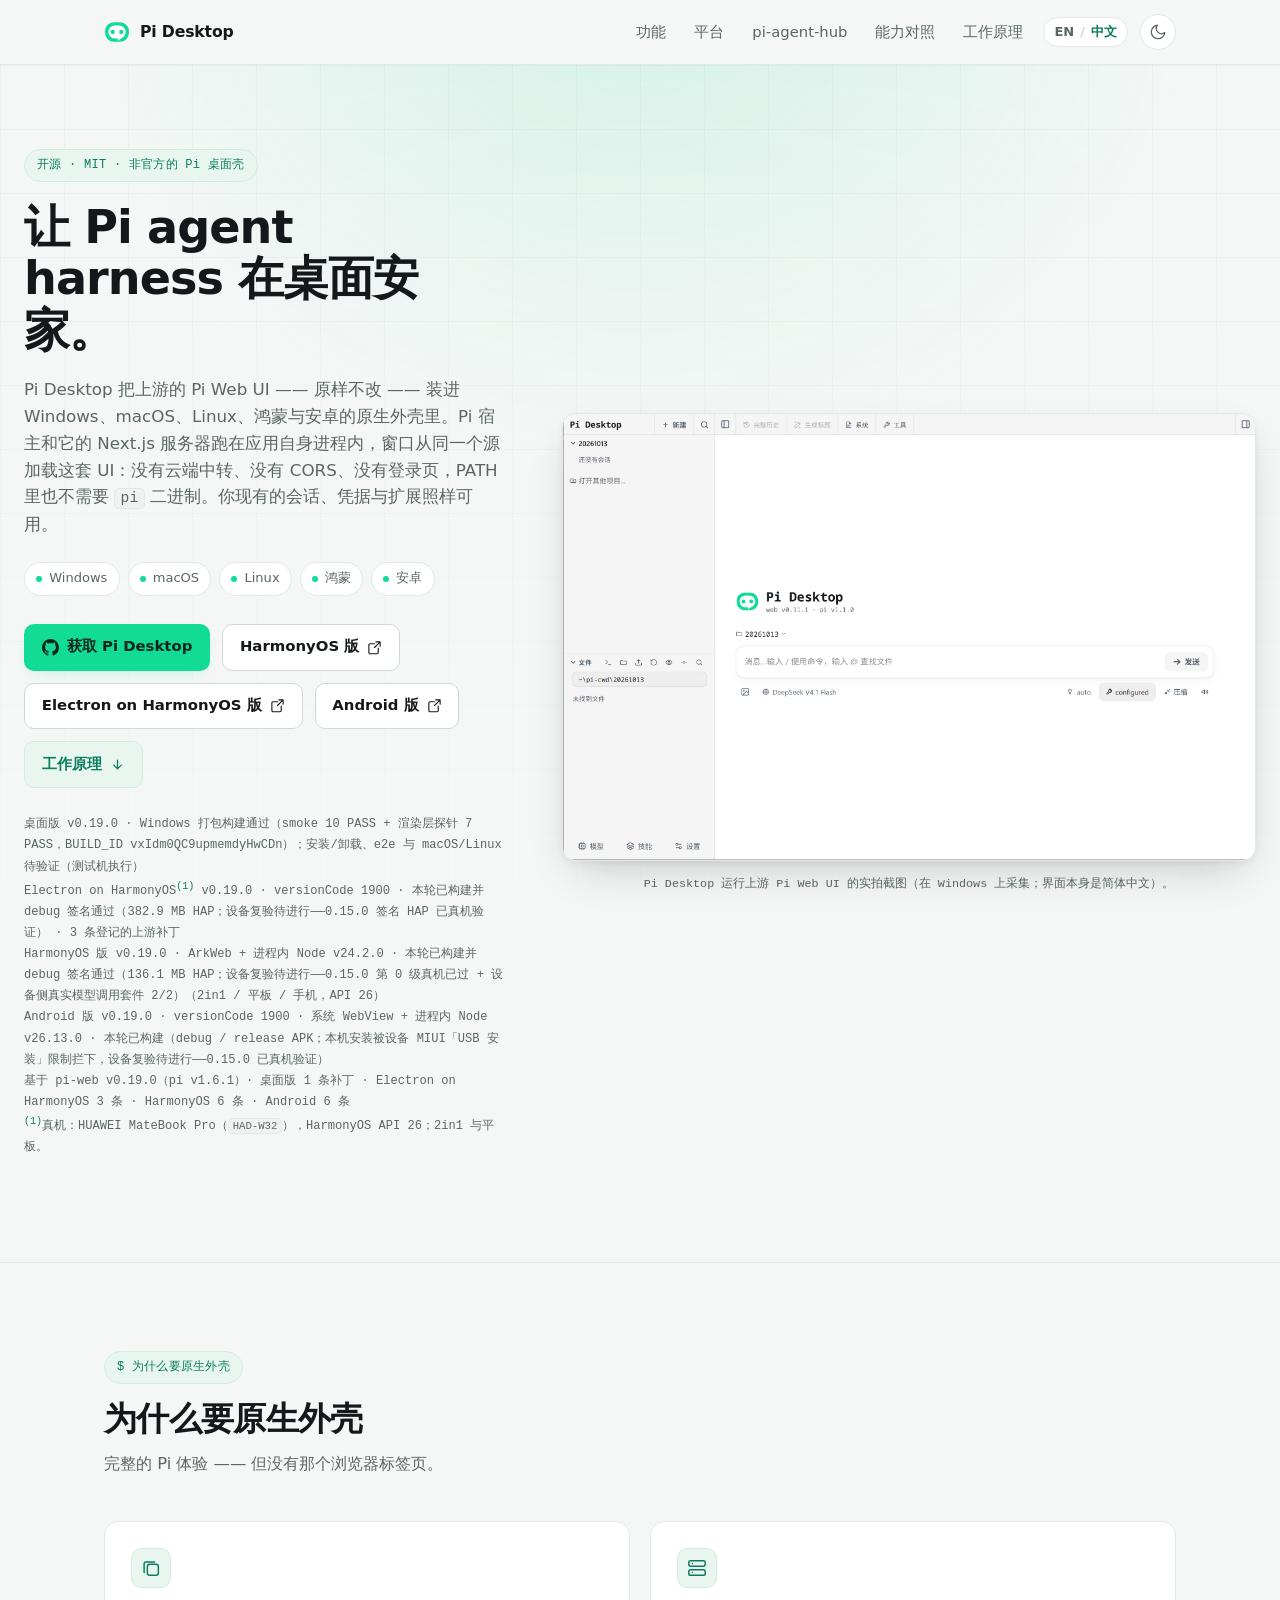
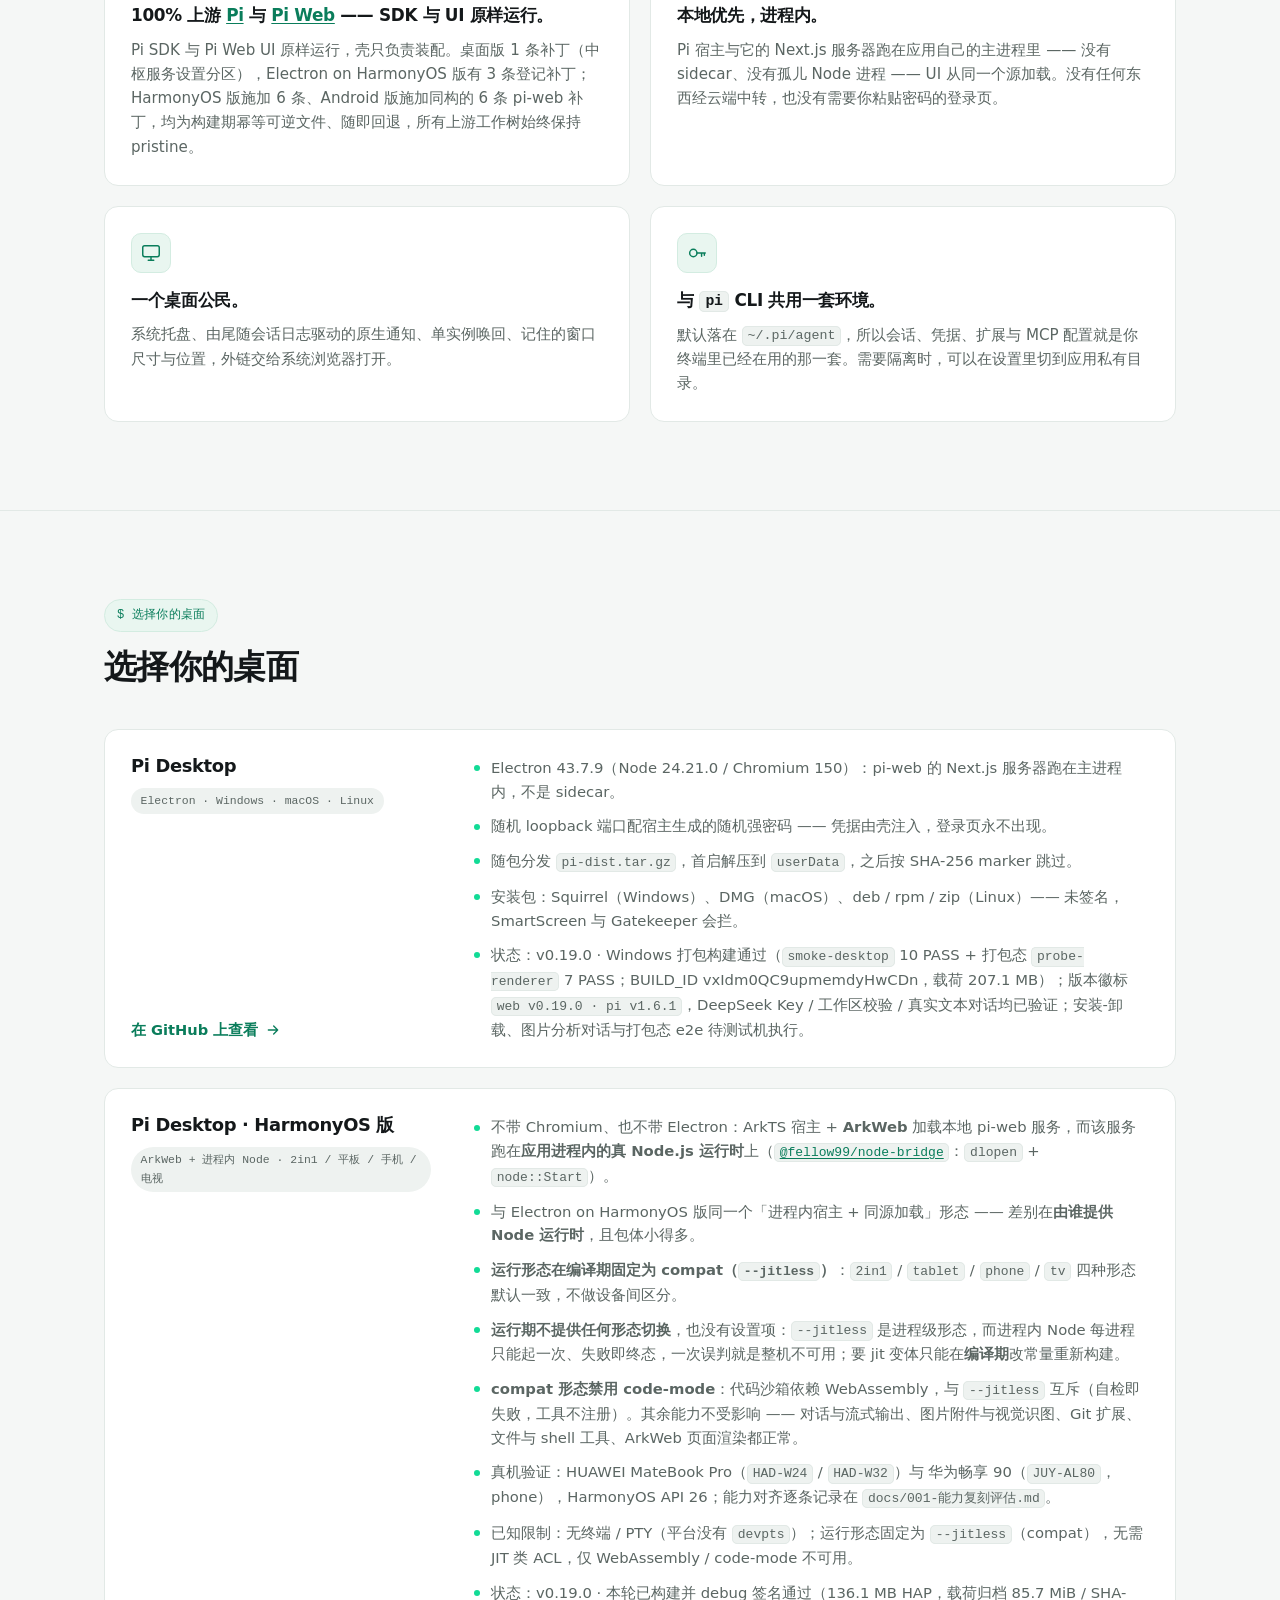
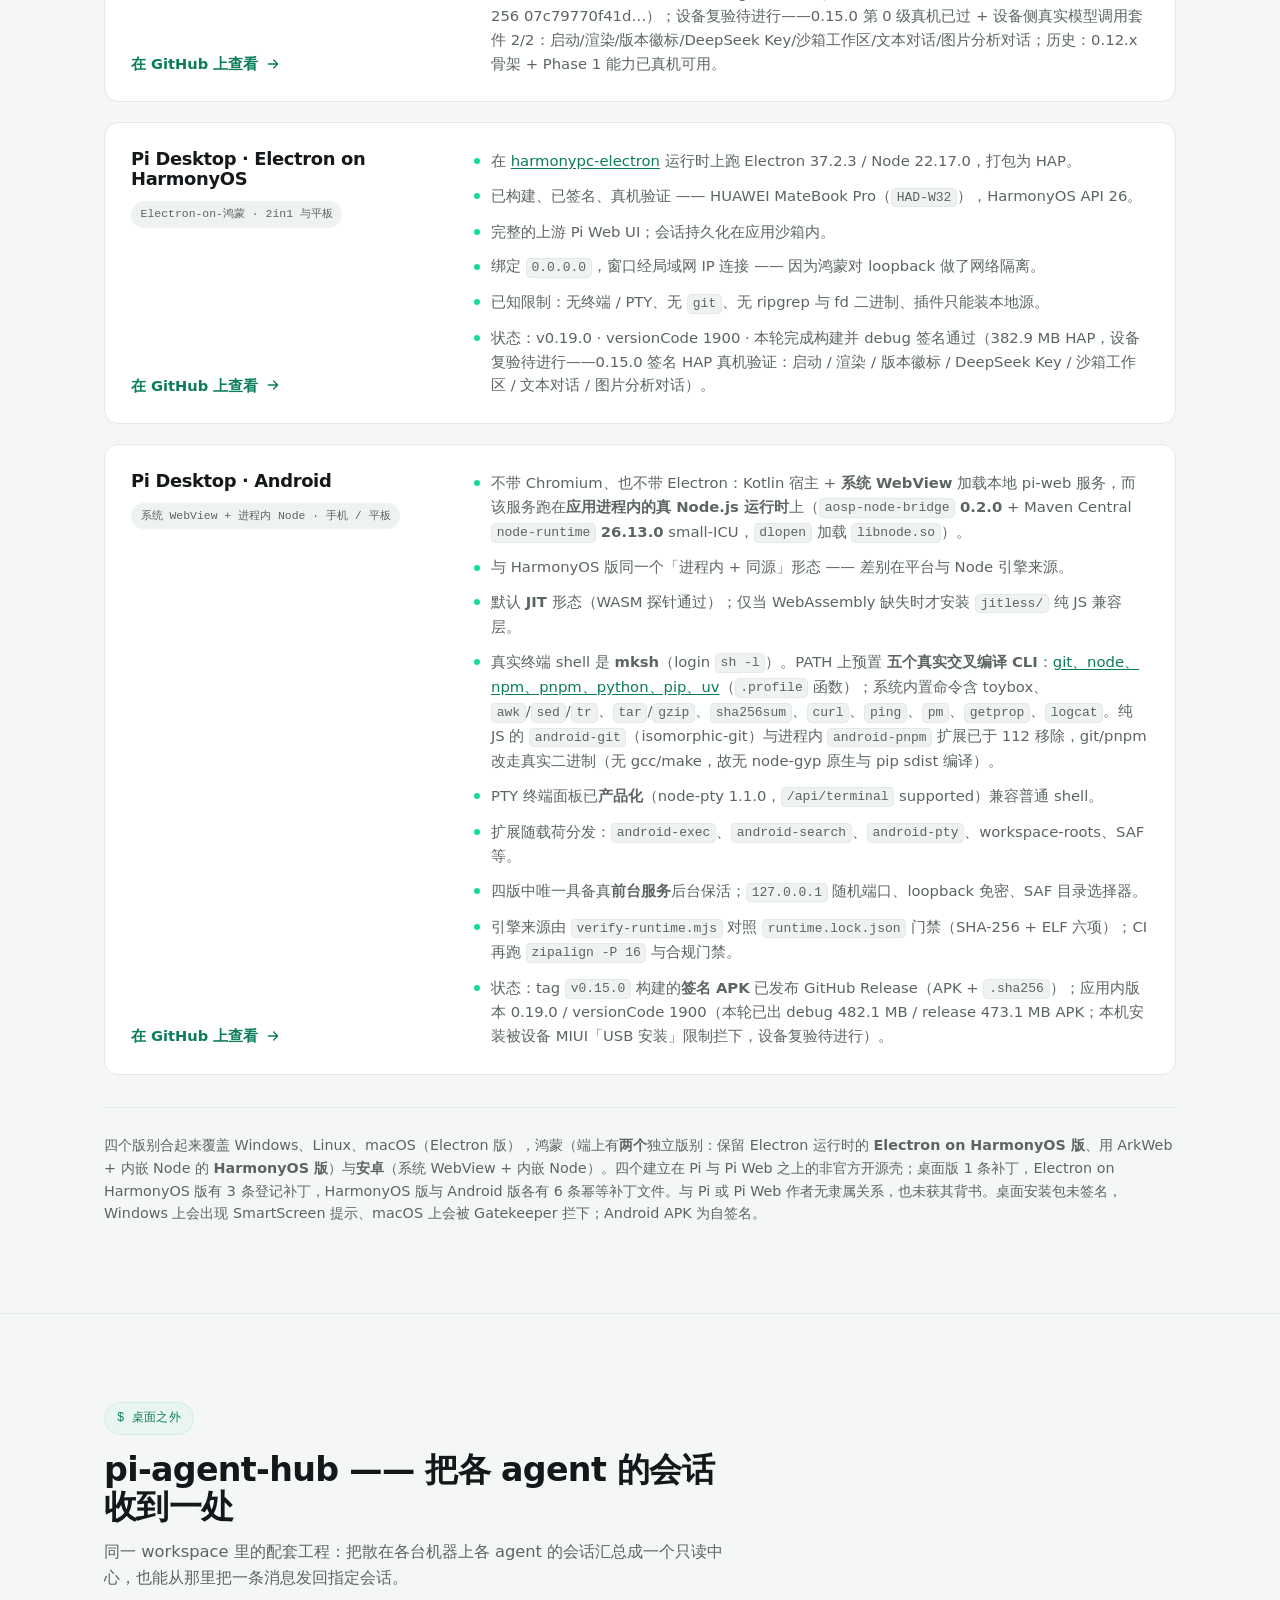
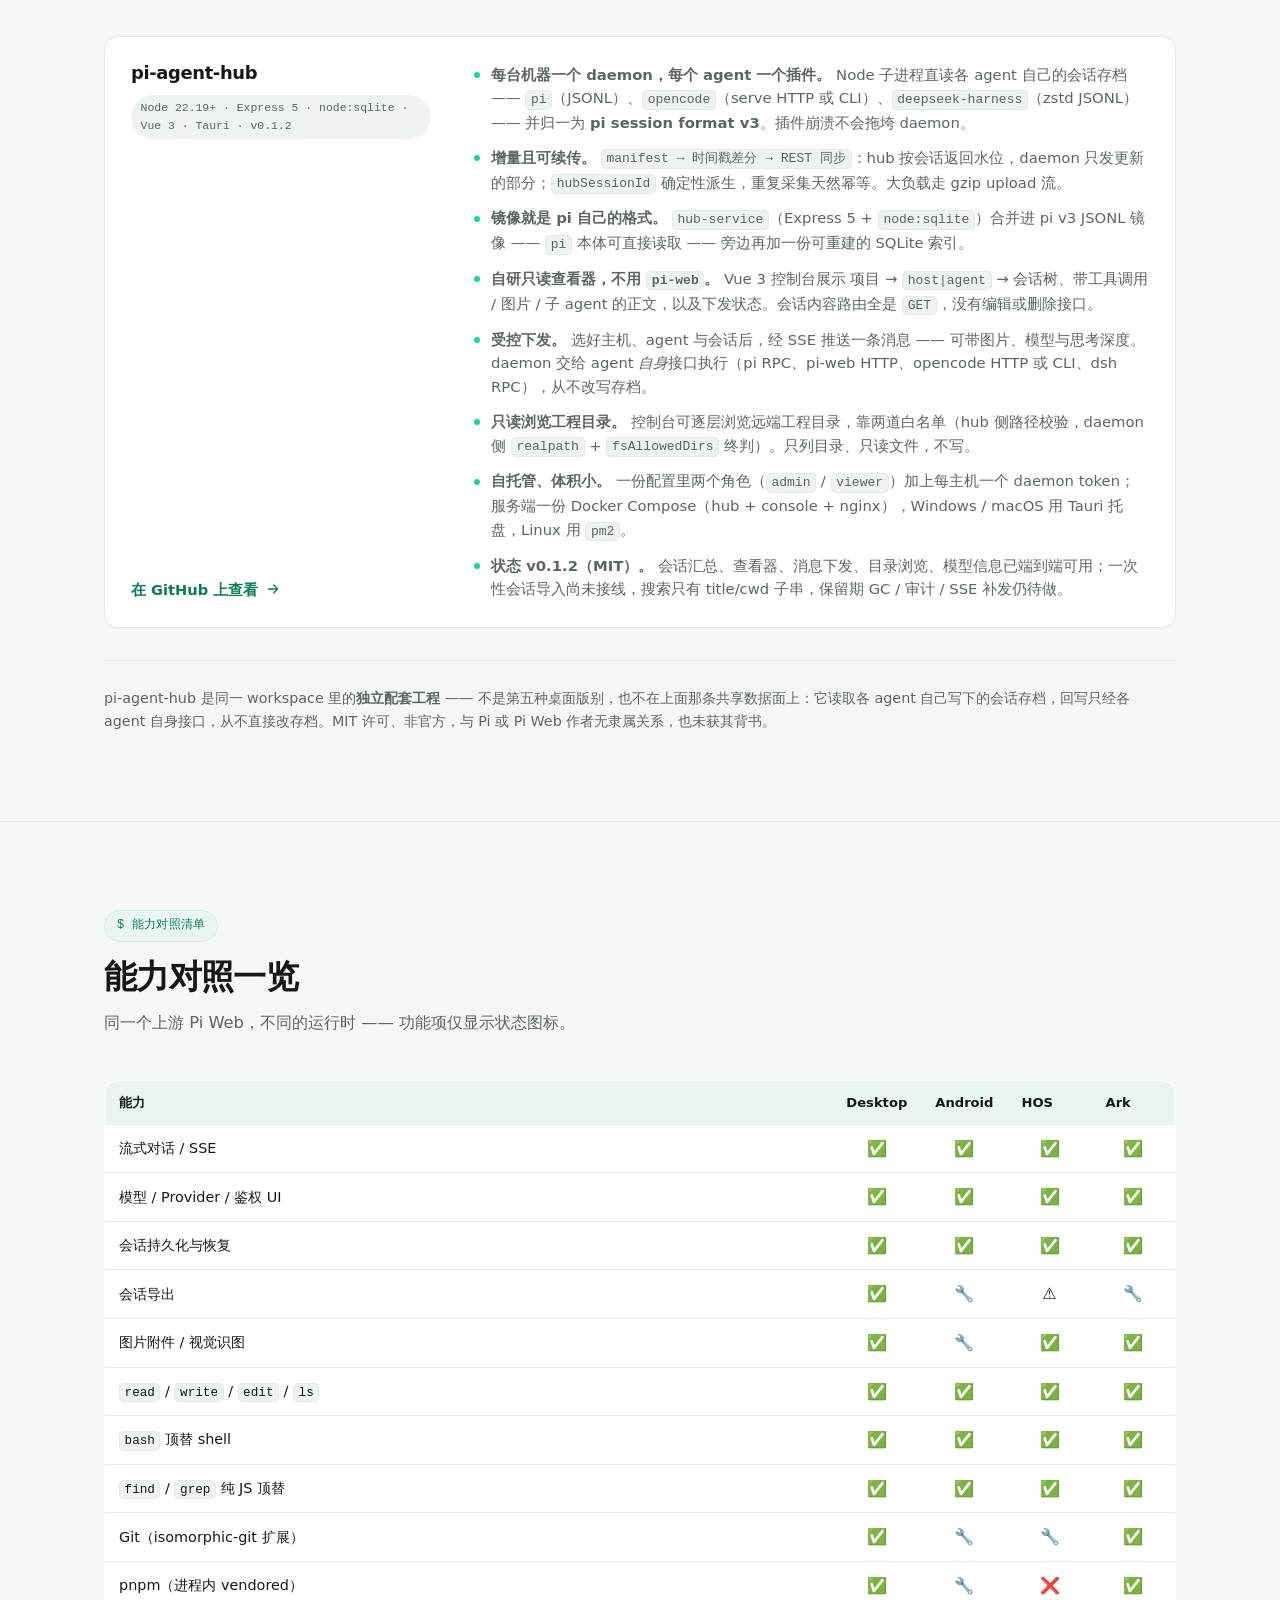
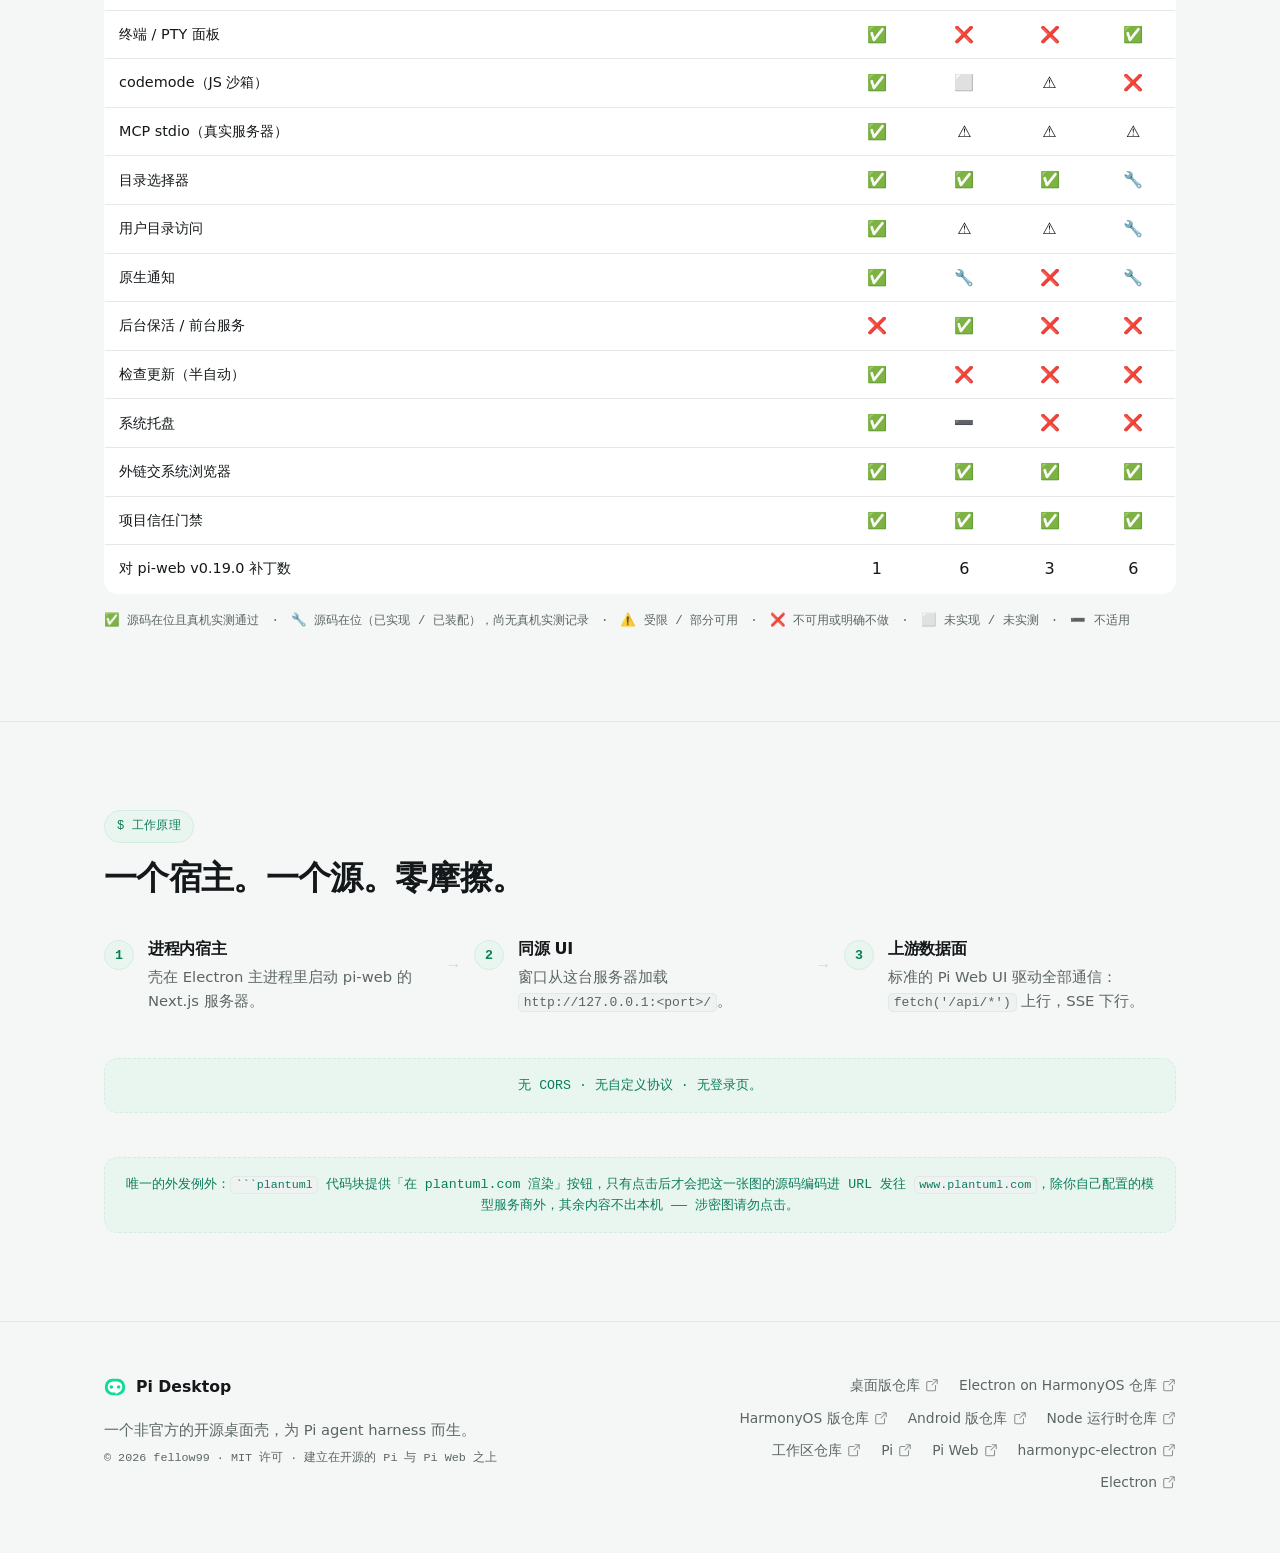
<file: index_zh.html>
<!DOCTYPE html>
<html lang="zh-CN" data-theme="light">
<head>
  <meta charset="UTF-8" />
  <meta name="viewport" content="width=device-width, initial-scale=1.0" />
  <title>Pi Desktop — 把 Pi agent harness 装进桌面：Windows / macOS / Linux / 鸿蒙 / 安卓</title>
  <meta name="description" content="Pi 的开源、非官方桌面壳：上游 Pi Web UI 原样复用，装进 Windows、macOS、Linux 的 Electron 应用；鸿蒙端有两个版别（Electron on HarmonyOS 版、ArkWeb + 进程内 Node 的 HarmonyOS 版），另有一个基于系统 WebView + 进程内 Node 的 Android 版。本地优先、进程内宿主。" />
  <meta name="theme-color" media="(prefers-color-scheme: light)" content="#f5f7f6" />
  <meta name="theme-color" media="(prefers-color-scheme: dark)" content="#090d0b" />
  <script>
    /* Apply the persisted theme before first paint to avoid a flash of the wrong theme. */
    (function () {
      try {
        var t = localStorage.getItem('pi-theme');
        if (!t) {
          t = window.matchMedia('(prefers-color-scheme: dark)').matches ? 'dark' : 'light';
        }
        document.documentElement.setAttribute('data-theme', t);
      } catch (e) {
        /* localStorage unavailable (e.g. file:// with strict settings): keep default */
      }
    })();
  </script>
  <link rel="stylesheet" href="style.css" />
  <link rel="icon" type="image/svg+xml" href="images/logo.svg" />
</head>
<body>
  <a class="skip-link" href="#main">跳到主要内容</a>

  <header class="site-header">
    <nav class="nav container" aria-label="主导航">
      <a class="brand" href="#top"><img src="images/logo.svg" alt="Pi Desktop" class="brand-logo" /><span class="brand-suffix">Pi Desktop</span></a>
      <div class="nav-links">
        <a href="#features">功能</a>
        <a href="#platforms">平台</a>
        <a href="#hub">pi-agent-hub</a>
        <a href="#capabilities">能力对照</a>
        <a href="#how">工作原理</a>
      </div>
      <div class="nav-actions">
        <div class="lang-switch" role="group" aria-label="语言">
          <a class="lang" href="index.html" hreflang="en">EN</a>
          <span class="lang-sep" aria-hidden="true">/</span>
          <a class="lang is-active" href="index_zh.html" hreflang="zh-CN" aria-current="page">中文</a>
        </div>
        <button
          id="theme-toggle"
          class="icon-btn"
          type="button"
          aria-label="切换深色模式"
          data-label-dark="切换深色模式"
          data-label-light="切换浅色模式">
          <svg class="i-sun" viewBox="0 0 24 24" width="18" height="18" fill="none" stroke="currentColor" stroke-width="1.7" stroke-linecap="round" stroke-linejoin="round" aria-hidden="true">
            <circle cx="12" cy="12" r="4"></circle>
            <path d="M12 2v2M12 20v2M4.93 4.93l1.41 1.41M17.66 17.66l1.41 1.41M2 12h2M20 12h2M4.93 19.07l1.41-1.41M17.66 6.34l1.41-1.41"></path>
          </svg>
          <svg class="i-moon" viewBox="0 0 24 24" width="18" height="18" fill="none" stroke="currentColor" stroke-width="1.7" stroke-linecap="round" stroke-linejoin="round" aria-hidden="true">
            <path d="M21 12.79A9 9 0 1 1 11.21 3 7 7 0 0 0 21 12.79z"></path>
          </svg>
        </button>
      </div>
    </nav>
  </header>

  <main id="main">
    <!-- ============================== HERO ============================== -->
    <section id="top" class="hero">
      <div class="container hero-grid">
        <div class="hero-copy">
          <span class="eyebrow">开源 · MIT · 非官方的 Pi 桌面壳</span>
          <h1>让 Pi agent harness 在桌面安家。</h1>
          <p class="lede">Pi Desktop 把上游的 Pi Web UI —— 原样不改 —— 装进 Windows、macOS、Linux、鸿蒙与安卓的原生外壳里。Pi 宿主和它的 Next.js 服务器跑在应用自身进程内，窗口从同一个源加载这套 UI：没有云端中转、没有 CORS、没有登录页，PATH 里也不需要 <code>pi</code> 二进制。你现有的会话、凭据与扩展照样可用。</p>
          <ul class="os-strip" aria-label="支持的桌面平台">
            <li class="os-chip"><span class="os-dot" aria-hidden="true"></span>Windows</li>
            <li class="os-chip"><span class="os-dot" aria-hidden="true"></span>macOS</li>
            <li class="os-chip"><span class="os-dot" aria-hidden="true"></span>Linux</li>
            <li class="os-chip"><span class="os-dot" aria-hidden="true"></span>鸿蒙</li>
            <li class="os-chip"><span class="os-dot" aria-hidden="true"></span>安卓</li>
          </ul>
          <div class="cta-row">
            <a class="btn btn-primary" href="https://github.com/fellow99/pi-desktop" target="_blank" rel="noopener">
              <svg viewBox="0 0 24 24" width="17" height="17" fill="currentColor" aria-hidden="true"><path d="M12 0C5.37 0 0 5.37 0 12c0 5.31 3.44 9.81 8.21 11.4.6.11.82-.26.82-.58 0-.29-.01-1.04-.02-2.05-3.34.73-4.04-1.61-4.04-1.61-.55-1.39-1.34-1.76-1.34-1.76-1.09-.74.08-.73.08-.73 1.2.08 1.84 1.24 1.84 1.24 1.07 1.83 2.8 1.3 3.48 1 .11-.78.42-1.31.76-1.61-2.66-.3-5.47-1.33-5.47-5.93 0-1.31.47-2.38 1.24-3.22-.12-.3-.54-1.52.12-3.18 0 0 1.01-.32 3.3 1.23a11.5 11.5 0 0 1 6.01 0c2.29-1.55 3.3-1.23 3.3-1.23.66 1.66.24 2.88.12 3.18.77.84 1.24 1.91 1.24 3.22 0 4.61-2.81 5.63-5.48 5.92.43.37.81 1.1.81 2.22 0 1.6-.01 2.89-.01 3.28 0 .32.21.7.82.58A12 12 0 0 0 12 0z"></path></svg>
              获取 Pi Desktop
            </a>
            <a class="btn btn-outline" href="https://github.com/fellow99/pi-desktop-ark" target="_blank" rel="noopener">
              HarmonyOS 版
              <svg viewBox="0 0 24 24" width="15" height="15" fill="none" stroke="currentColor" stroke-width="1.8" stroke-linecap="round" stroke-linejoin="round" aria-hidden="true"><path d="M14 3h7v7M21 3l-9 9M18 13v7a2 2 0 0 1-2 2H5a2 2 0 0 1-2-2V8a2 2 0 0 1 2-2h7"></path></svg>
            </a>
            <a class="btn btn-outline" href="https://github.com/fellow99/pi-desktop-hos" target="_blank" rel="noopener">
              Electron on HarmonyOS 版
              <svg viewBox="0 0 24 24" width="15" height="15" fill="none" stroke="currentColor" stroke-width="1.8" stroke-linecap="round" stroke-linejoin="round" aria-hidden="true"><path d="M14 3h7v7M21 3l-9 9M18 13v7a2 2 0 0 1-2 2H5a2 2 0 0 1-2-2V8a2 2 0 0 1 2-2h7"></path></svg>
            </a>
            <a class="btn btn-outline" href="https://github.com/fellow99/pi-desktop-android" target="_blank" rel="noopener">
              Android 版
              <svg viewBox="0 0 24 24" width="15" height="15" fill="none" stroke="currentColor" stroke-width="1.8" stroke-linecap="round" stroke-linejoin="round" aria-hidden="true"><path d="M14 3h7v7M21 3l-9 9M18 13v7a2 2 0 0 1-2 2H5a2 2 0 0 1-2-2V8a2 2 0 0 1 2-2h7"></path></svg>
            </a>
            <a class="btn btn-ghost" href="#how">
              工作原理
              <svg viewBox="0 0 24 24" width="15" height="15" fill="none" stroke="currentColor" stroke-width="2" stroke-linecap="round" stroke-linejoin="round" aria-hidden="true"><path d="M12 5v14M6 13l6 6 6-6"></path></svg>
            </a>
          </div>
          <p class="trust">
            桌面版 v0.19.0 · Windows 打包构建通过（smoke 10 PASS + 渲染层探针 7 PASS，BUILD_ID vxIdm0QC9upmemdyHwCDn）；安装/卸载、e2e 与 macOS/Linux 待验证（测试机执行）
            <br>
            Electron on HarmonyOS<sup>(1)</sup> v0.19.0 · versionCode 1900 · 本轮已构建并 debug 签名通过（382.9 MB HAP；设备复验待进行——0.15.0 签名 HAP 已真机验证） · 3 条登记的上游补丁
            <br>
            HarmonyOS 版 v0.19.0 · ArkWeb + 进程内 Node v24.2.0 · 本轮已构建并 debug 签名通过（136.1 MB HAP；设备复验待进行——0.15.0 第 0 级真机已过 + 设备侧真实模型调用套件 2/2）（2in1 / 平板 / 手机，API 26）
            <br>
            Android 版 v0.19.0 · versionCode 1900 · 系统 WebView + 进程内 Node v26.13.0 · 本轮已构建（debug / release APK；本机安装被设备 MIUI「USB 安装」限制拦下，设备复验待进行——0.15.0 已真机验证）
            <br>
            基于 pi-web v0.19.0（pi v1.6.1）· 桌面版 1 条补丁 · Electron on HarmonyOS 3 条 · HarmonyOS 6 条 · Android 6 条
            <br>
            <sup>(1)</sup>真机：HUAWEI MateBook Pro（<code>HAD-W32</code>），HarmonyOS API 26；2in1 与平板。
          </p>
        </div>

        <div class="hero-visual">
          <figure class="hero-shot">
            <img src="images/light.png" data-shot="light" alt="Pi Desktop 运行上游 Pi Web UI 的浅色主题画面，界面为简体中文" width="2372" height="1530" />
            <img src="images/dark.png" data-shot="dark" alt="Pi Desktop 运行上游 Pi Web UI 的深色主题画面，界面为简体中文" width="2372" height="1530" />
          </figure>
          <p class="shot-caption">Pi Desktop 运行上游 Pi Web UI 的实拍截图（在 Windows 上采集；界面本身是简体中文）。</p>
        </div>
      </div>
    </section>

    <!-- ============================ FEATURES ============================ -->
    <section id="features" class="section">
      <div class="container">
        <p class="section-eyebrow">$ 为什么要原生外壳</p>
        <div class="section-head">
          <h2>为什么要原生外壳</h2>
          <p class="section-lede">完整的 Pi 体验 —— 但没有那个浏览器标签页。</p>
        </div>

        <div class="feature-grid">
          <article class="feature-card">
            <span class="icon">
              <svg viewBox="0 0 24 24" width="22" height="22" fill="none" stroke="currentColor" stroke-width="1.6" stroke-linecap="round" stroke-linejoin="round" aria-hidden="true"><rect x="8" y="8" width="12" height="12" rx="2.5"></rect><path d="M16 5.5H6.5A2 2 0 0 0 4.5 7.5V17"></path></svg>
            </span>
            <h3>100% 上游 <a href="https://github.com/earendil-works/pi" target="_blank" rel="noopener">Pi</a> 与 <a href="https://github.com/agegr/pi-web" target="_blank" rel="noopener">Pi Web</a> —— SDK 与 UI 原样运行。</h3>
            <p>Pi SDK 与 Pi Web UI 原样运行，壳只负责装配。桌面版 1 条补丁（中枢服务设置分区），Electron on HarmonyOS 版有 3 条登记补丁；HarmonyOS 版施加 6 条、Android 版施加同构的 6 条 pi-web 补丁，均为构建期幂等可逆文件、随即回退，所有上游工作树始终保持 pristine。</p>
          </article>

          <article class="feature-card">
            <span class="icon">
              <svg viewBox="0 0 24 24" width="22" height="22" fill="none" stroke="currentColor" stroke-width="1.6" stroke-linecap="round" stroke-linejoin="round" aria-hidden="true"><rect x="3" y="4" width="18" height="6" rx="2"></rect><rect x="3" y="14" width="18" height="6" rx="2"></rect><path d="M7 7h.01M7 17h.01"></path></svg>
            </span>
            <h3>本地优先，进程内。</h3>
            <p>Pi 宿主与它的 Next.js 服务器跑在应用自己的主进程里 —— 没有 sidecar、没有孤儿 Node 进程 —— UI 从同一个源加载。没有任何东西经云端中转，也没有需要你粘贴密码的登录页。</p>
          </article>

          <article class="feature-card">
            <span class="icon">
              <svg viewBox="0 0 24 24" width="22" height="22" fill="none" stroke="currentColor" stroke-width="1.6" stroke-linecap="round" stroke-linejoin="round" aria-hidden="true"><rect x="3" y="4" width="18" height="12" rx="2"></rect><path d="M9 20h6M12 16v4"></path></svg>
            </span>
            <h3>一个桌面公民。</h3>
            <p>系统托盘、由尾随会话日志驱动的原生通知、单实例唤回、记住的窗口尺寸与位置，外链交给系统浏览器打开。</p>
          </article>

          <article class="feature-card">
            <span class="icon">
              <svg viewBox="0 0 24 24" width="22" height="22" fill="none" stroke="currentColor" stroke-width="1.6" stroke-linecap="round" stroke-linejoin="round" aria-hidden="true"><circle cx="8" cy="12" r="4"></circle><path d="M12 12h9M17 12v3.5M20 12v2.5"></path></svg>
            </span>
            <h3>与 <code>pi</code> CLI 共用一套环境。</h3>
            <p>默认落在 <code>~/.pi/agent</code>，所以会话、凭据、扩展与 MCP 配置就是你终端里已经在用的那一套。需要隔离时，可以在设置里切到应用私有目录。</p>
          </article>
        </div>
      </div>
    </section>

    <!-- ============================ PLATFORMS =========================== -->
    <section id="platforms" class="section">
      <div class="container">
        <p class="section-eyebrow">$ 选择你的桌面</p>
        <div class="section-head">
          <h2>选择你的桌面</h2>
        </div>

        <div class="platform-grid">
          <article class="platform-card">
            <div class="platform-head">
              <h3>Pi Desktop</h3>
              <span class="platform-tag">Electron · Windows · macOS · Linux</span>
            </div>
            <ul class="bullet-list">
              <li>Electron 43.7.9（Node 24.21.0 / Chromium 150）：pi-web 的 Next.js 服务器跑在主进程内，不是 sidecar。</li>
              <li>随机 loopback 端口配宿主生成的随机强密码 —— 凭据由壳注入，登录页永不出现。</li>
              <li>随包分发 <code>pi-dist.tar.gz</code>，首启解压到 <code>userData</code>，之后按 SHA-256 marker 跳过。</li>
              <li>安装包：Squirrel（Windows）、DMG（macOS）、deb / rpm / zip（Linux）—— 未签名，SmartScreen 与 Gatekeeper 会拦。</li>
              <li>状态：v0.19.0 · Windows 打包构建通过（<code>smoke-desktop</code> 10 PASS + 打包态 <code>probe-renderer</code> 7 PASS；BUILD_ID vxIdm0QC9upmemdyHwCDn，载荷 207.1 MB）；版本徽标 <code>web v0.19.0 · pi v1.6.1</code>，DeepSeek Key / 工作区校验 / 真实文本对话均已验证；安装-卸载、图片分析对话与打包态 e2e 待测试机执行。</li>
            </ul>
            <a class="repo-link" href="https://github.com/fellow99/pi-desktop" target="_blank" rel="noopener">
              在 GitHub 上查看
              <svg viewBox="0 0 24 24" width="16" height="16" fill="none" stroke="currentColor" stroke-width="2" stroke-linecap="round" stroke-linejoin="round" aria-hidden="true"><path d="M5 12h14M13 6l6 6-6 6"></path></svg>
            </a>
          </article>

          <article class="platform-card">
            <div class="platform-head">
              <h3>Pi Desktop · HarmonyOS 版</h3>
              <span class="platform-tag">ArkWeb + 进程内 Node · 2in1 / 平板 / 手机 / 电视</span>
            </div>
            <ul class="bullet-list">
              <li>不带 Chromium、也不带 Electron：ArkTS 宿主 + <strong>ArkWeb</strong> 加载本地 pi-web 服务，而该服务跑在<strong>应用进程内的真 Node.js 运行时</strong>上（<a href="https://github.com/fellow99/ohos-node-bridge" target="_blank" rel="noopener"><code>@fellow99/node-bridge</code></a>：<code>dlopen</code> + <code>node::Start</code>）。</li>
              <li>与 Electron on HarmonyOS 版同一个「进程内宿主 + 同源加载」形态 —— 差别在<strong>由谁提供 Node 运行时</strong>，且包体小得多。</li>
              <li><strong>运行形态在编译期固定为 compat（<code>--jitless</code>）</strong>：<code>2in1</code> / <code>tablet</code> / <code>phone</code> / <code>tv</code> 四种形态默认一致，不做设备间区分。</li>
              <li><strong>运行期不提供任何形态切换</strong>，也没有设置项：<code>--jitless</code> 是进程级形态，而进程内 Node 每进程只能起一次、失败即终态，一次误判就是整机不可用；要 jit 变体只能在<strong>编译期</strong>改常量重新构建。</li>
              <li><strong>compat 形态禁用 code-mode</strong>：代码沙箱依赖 WebAssembly，与 <code>--jitless</code> 互斥（自检即失败，工具不注册）。其余能力不受影响 —— 对话与流式输出、图片附件与视觉识图、Git 扩展、文件与 shell 工具、ArkWeb 页面渲染都正常。</li>
              <li>真机验证：HUAWEI MateBook Pro（<code>HAD-W24</code> / <code>HAD-W32</code>）与 华为畅享 90（<code>JUY-AL80</code>，phone），HarmonyOS API 26；能力对齐逐条记录在 <code>docs/001-能力复刻评估.md</code>。</li>
              <li>已知限制：无终端 / PTY（平台没有 <code>devpts</code>）；运行形态固定为 <code>--jitless</code>（compat），无需 JIT 类 ACL，仅 WebAssembly / code-mode 不可用。</li>
              <li>状态：v0.19.0 · 本轮已构建并 debug 签名通过（136.1 MB HAP，载荷归档 85.7 MiB / SHA-256 07c79770f41d…）；设备复验待进行——0.15.0 第 0 级真机已过 + 设备侧真实模型调用套件 2/2：启动/渲染/版本徽标/DeepSeek Key/沙箱工作区/文本对话/图片分析对话；历史：0.12.x 骨架 + Phase 1 能力已真机可用。</li>
            </ul>
            <a class="repo-link" href="https://github.com/fellow99/pi-desktop-ark" target="_blank" rel="noopener">
              在 GitHub 上查看
              <svg viewBox="0 0 24 24" width="16" height="16" fill="none" stroke="currentColor" stroke-width="2" stroke-linecap="round" stroke-linejoin="round" aria-hidden="true"><path d="M5 12h14M13 6l6 6-6 6"></path></svg>
            </a>
          </article>

          <article class="platform-card">
            <div class="platform-head">
              <h3>Pi Desktop · Electron on HarmonyOS</h3>
              <span class="platform-tag">Electron-on-鸿蒙 · 2in1 与平板</span>
            </div>
            <ul class="bullet-list">
              <li>在 <a href="https://atomgit.com/jianguoxu/harmonypc-electron" target="_blank" rel="noopener">harmonypc-electron</a> 运行时上跑 Electron 37.2.3 / Node 22.17.0，打包为 HAP。</li>
              <li>已构建、已签名、真机验证 —— HUAWEI MateBook Pro（<code>HAD-W32</code>），HarmonyOS API 26。</li>
              <li>完整的上游 Pi Web UI；会话持久化在应用沙箱内。</li>
              <li>绑定 <code>0.0.0.0</code>，窗口经局域网 IP 连接 —— 因为鸿蒙对 loopback 做了网络隔离。</li>
              <li>已知限制：无终端 / PTY、无 <code>git</code>、无 ripgrep 与 fd 二进制、插件只能装本地源。</li>
              <li>状态：v0.19.0 · versionCode 1900 · 本轮完成构建并 debug 签名通过（382.9 MB HAP，设备复验待进行——0.15.0 签名 HAP 真机验证：启动 / 渲染 / 版本徽标 / DeepSeek Key / 沙箱工作区 / 文本对话 / 图片分析对话）。</li>
            </ul>
            <a class="repo-link" href="https://github.com/fellow99/pi-desktop-hos" target="_blank" rel="noopener">
              在 GitHub 上查看
              <svg viewBox="0 0 24 24" width="16" height="16" fill="none" stroke="currentColor" stroke-width="2" stroke-linecap="round" stroke-linejoin="round" aria-hidden="true"><path d="M5 12h14M13 6l6 6-6 6"></path></svg>
            </a>
          </article>

          <article class="platform-card">
            <div class="platform-head">
              <h3>Pi Desktop · Android</h3>
              <span class="platform-tag">系统 WebView + 进程内 Node · 手机 / 平板</span>
            </div>
            <ul class="bullet-list">
              <li>不带 Chromium、也不带 Electron：Kotlin 宿主 + <strong>系统 WebView</strong> 加载本地 pi-web 服务，而该服务跑在<strong>应用进程内的真 Node.js 运行时</strong>上（<code>aosp-node-bridge</code> <strong>0.2.0</strong> + Maven Central <code>node-runtime</code> <strong>26.13.0</strong> small-ICU，<code>dlopen</code> 加载 <code>libnode.so</code>）。</li>
              <li>与 HarmonyOS 版同一个「进程内 + 同源」形态 —— 差别在平台与 Node 引擎来源。</li>
              <li>默认 <strong>JIT</strong> 形态（WASM 探针通过）；仅当 WebAssembly 缺失时才安装 <code>jitless/</code> 纯 JS 兼容层。</li>
              <li>真实终端 shell 是 <strong>mksh</strong>（login <code>sh -l</code>）。PATH 上预置 <strong>五个真实交叉编译 CLI</strong>：<a href="https://github.com/fellow99/node-bridge-workspace" target="_blank" rel="noopener">git、node、npm、pnpm、python、pip、uv</a>（<code>.profile</code> 函数）；系统内置命令含 toybox、<code>awk</code>/<code>sed</code>/<code>tr</code>、<code>tar</code>/<code>gzip</code>、<code>sha256sum</code>、<code>curl</code>、<code>ping</code>、<code>pm</code>、<code>getprop</code>、<code>logcat</code>。纯 JS 的 <code>android-git</code>（isomorphic-git）与进程内 <code>android-pnpm</code> 扩展已于 112 移除，git/pnpm 改走真实二进制（无 gcc/make，故无 node-gyp 原生与 pip sdist 编译）。</li>
              <li>PTY 终端面板已<strong>产品化</strong>（node-pty 1.1.0，<code>/api/terminal</code> supported）兼容普通 shell。</li>
              <li>扩展随载荷分发：<code>android-exec</code>、<code>android-search</code>、<code>android-pty</code>、workspace-roots、SAF 等。</li>
              <li>四版中唯一具备真<strong>前台服务</strong>后台保活；<code>127.0.0.1</code> 随机端口、loopback 免密、SAF 目录选择器。</li>
              <li>引擎来源由 <code>verify-runtime.mjs</code> 对照 <code>runtime.lock.json</code> 门禁（SHA-256 + ELF 六项）；CI 再跑 <code>zipalign -P 16</code> 与合规门禁。</li>
              <li>状态：tag <code>v0.15.0</code> 构建的<strong>签名 APK</strong> 已发布 GitHub Release（APK + <code>.sha256</code>）；应用内版本 0.19.0 / versionCode 1900（本轮已出 debug 482.1 MB / release 473.1 MB APK；本机安装被设备 MIUI「USB 安装」限制拦下，设备复验待进行）。</li>
            </ul>
            <a class="repo-link" href="https://github.com/fellow99/pi-desktop-android" target="_blank" rel="noopener">
              在 GitHub 上查看
              <svg viewBox="0 0 24 24" width="16" height="16" fill="none" stroke="currentColor" stroke-width="2" stroke-linecap="round" stroke-linejoin="round" aria-hidden="true"><path d="M5 12h14M13 6l6 6-6 6"></path></svg>
            </a>
          </article>
        </div>

        <p class="disclaimer">四个版别合起来覆盖 Windows、Linux、macOS（Electron 版），鸿蒙（端上有<strong>两个</strong>独立版别：保留 Electron 运行时的 <strong>Electron on HarmonyOS 版</strong>、用 ArkWeb + 内嵌 Node 的 <strong>HarmonyOS 版</strong>）与<strong>安卓</strong>（系统 WebView + 内嵌 Node）。四个建立在 Pi 与 Pi Web 之上的非官方开源壳；桌面版 1 条补丁，Electron on HarmonyOS 版有 3 条登记补丁，HarmonyOS 版与 Android 版各有 6 条幂等补丁文件。与 Pi 或 Pi Web 作者无隶属关系，也未获其背书。桌面安装包未签名，Windows 上会出现 SmartScreen 提示、macOS 上会被 Gatekeeper 拦下；Android APK 为自签名。</p>
      </div>
    </section>

    <!-- =========================== PI-AGENT-HUB ========================== -->
    <section id="hub" class="section">
      <div class="container">
        <p class="section-eyebrow">$ 桌面之外</p>
        <div class="section-head">
          <h2>pi-agent-hub —— 把各 agent 的会话收到一处</h2>
          <p class="section-lede">同一 workspace 里的配套工程：把散在各台机器上各 agent 的会话汇总成一个只读中心，也能从那里把一条消息发回指定会话。</p>
        </div>

        <div class="platform-grid">
          <article class="platform-card">
            <div class="platform-head">
              <h3>pi-agent-hub</h3>
              <span class="platform-tag">Node 22.19+ · Express 5 · node:sqlite · Vue 3 · Tauri · v0.1.2</span>
            </div>
            <ul class="bullet-list">
              <li><strong>每台机器一个 daemon，每个 agent 一个插件。</strong> Node 子进程直读各 agent 自己的会话存档 —— <code>pi</code>（JSONL）、<code>opencode</code>（serve HTTP 或 CLI）、<code>deepseek-harness</code>（zstd JSONL）—— 并归一为 <strong>pi session format v3</strong>。插件崩溃不会拖垮 daemon。</li>
              <li><strong>增量且可续传。</strong> <code>manifest → 时间戳差分 → REST 同步</code>：hub 按会话返回水位，daemon 只发更新的部分；<code>hubSessionId</code> 确定性派生，重复采集天然幂等。大负载走 gzip upload 流。</li>
              <li><strong>镜像就是 pi 自己的格式。</strong> <code>hub-service</code>（Express 5 + <code>node:sqlite</code>）合并进 pi v3 JSONL 镜像 —— <code>pi</code> 本体可直接读取 —— 旁边再加一份可重建的 SQLite 索引。</li>
              <li><strong>自研只读查看器，不用 <code>pi-web</code>。</strong> Vue 3 控制台展示 项目 → <code>host|agent</code> → 会话树、带工具调用 / 图片 / 子 agent 的正文，以及下发状态。会话内容路由全是 <code>GET</code>，没有编辑或删除接口。</li>
              <li><strong>受控下发。</strong> 选好主机、agent 与会话后，经 SSE 推送一条消息 —— 可带图片、模型与思考深度。daemon 交给 agent <em>自身</em>接口执行（pi RPC、pi-web HTTP、opencode HTTP 或 CLI、dsh RPC），从不改写存档。</li>
              <li><strong>只读浏览工程目录。</strong> 控制台可逐层浏览远端工程目录，靠两道白名单（hub 侧路径校验，daemon 侧 <code>realpath</code> + <code>fsAllowedDirs</code> 终判）。只列目录、只读文件，不写。</li>
              <li><strong>自托管、体积小。</strong> 一份配置里两个角色（<code>admin</code> / <code>viewer</code>）加上每主机一个 daemon token；服务端一份 Docker Compose（hub + console + nginx），Windows / macOS 用 Tauri 托盘，Linux 用 <code>pm2</code>。</li>
              <li><strong>状态 v0.1.2（MIT）。</strong> 会话汇总、查看器、消息下发、目录浏览、模型信息已端到端可用；一次性会话导入尚未接线，搜索只有 title/cwd 子串，保留期 GC / 审计 / SSE 补发仍待做。</li>
            </ul>
            <a class="repo-link" href="https://github.com/fellow99/pi-agent-hub" target="_blank" rel="noopener">
              在 GitHub 上查看
              <svg viewBox="0 0 24 24" width="16" height="16" fill="none" stroke="currentColor" stroke-width="2" stroke-linecap="round" stroke-linejoin="round" aria-hidden="true"><path d="M5 12h14M13 6l6 6-6 6"></path></svg>
            </a>
          </article>
        </div>

        <p class="disclaimer">pi-agent-hub 是同一 workspace 里的<strong>独立配套工程</strong> —— 不是第五种桌面版别，也不在上面那条共享数据面上：它读取各 agent 自己写下的会话存档，回写只经各 agent 自身接口，从不直接改存档。MIT 许可、非官方，与 Pi 或 Pi Web 作者无隶属关系，也未获其背书。</p>
      </div>
    </section>

    <!-- ========================= CAPABILITIES ========================== -->
    <section id="capabilities" class="section">
      <div class="container">
        <p class="section-eyebrow">$ 能力对照清单</p>
        <div class="section-head">
          <h2>能力对照一览</h2>
          <p class="section-lede">同一个上游 Pi Web，不同的运行时 —— 功能项仅显示状态图标。</p>
        </div>
        <div class="capability-wrap">
          <table class="capability-table">
            <thead>
              <tr>
                <th class="cap-feature">能力</th>
                <th class="cap-status">Desktop</th>
                <th class="cap-status">Android</th>
                <th class="cap-status">HOS</th>
                <th class="cap-status">Ark</th>
              </tr>
            </thead>
            <tbody>
              <tr><td class="cap-feature">流式对话 / SSE</td><td class="cap-status">✅</td><td class="cap-status">✅</td><td class="cap-status">✅</td><td class="cap-status">✅</td></tr>
              <tr><td class="cap-feature">模型 / Provider / 鉴权 UI</td><td class="cap-status">✅</td><td class="cap-status">✅</td><td class="cap-status">✅</td><td class="cap-status">✅</td></tr>
              <tr><td class="cap-feature">会话持久化与恢复</td><td class="cap-status">✅</td><td class="cap-status">✅</td><td class="cap-status">✅</td><td class="cap-status">✅</td></tr>
              <tr><td class="cap-feature">会话导出</td><td class="cap-status">✅</td><td class="cap-status">🔧</td><td class="cap-status">⚠️</td><td class="cap-status">🔧</td></tr>
              <tr><td class="cap-feature">图片附件 / 视觉识图</td><td class="cap-status">✅</td><td class="cap-status">🔧</td><td class="cap-status">✅</td><td class="cap-status">✅</td></tr>
              <tr><td class="cap-feature"><code>read</code> / <code>write</code> / <code>edit</code> / <code>ls</code></td><td class="cap-status">✅</td><td class="cap-status">✅</td><td class="cap-status">✅</td><td class="cap-status">✅</td></tr>
              <tr><td class="cap-feature"><code>bash</code> 顶替 shell</td><td class="cap-status">✅</td><td class="cap-status">✅</td><td class="cap-status">✅</td><td class="cap-status">✅</td></tr>
              <tr><td class="cap-feature"><code>find</code> / <code>grep</code> 纯 JS 顶替</td><td class="cap-status">✅</td><td class="cap-status">✅</td><td class="cap-status">✅</td><td class="cap-status">✅</td></tr>
              <tr><td class="cap-feature">Git（isomorphic-git 扩展）</td><td class="cap-status">✅</td><td class="cap-status">🔧</td><td class="cap-status">🔧</td><td class="cap-status">✅</td></tr>
              <tr><td class="cap-feature">pnpm（进程内 vendored）</td><td class="cap-status">✅</td><td class="cap-status">🔧</td><td class="cap-status">❌</td><td class="cap-status">✅</td></tr>
              <tr><td class="cap-feature">终端 / PTY 面板</td><td class="cap-status">✅</td><td class="cap-status">❌</td><td class="cap-status">❌</td><td class="cap-status">✅</td></tr>
              <tr><td class="cap-feature">codemode（JS 沙箱）</td><td class="cap-status">✅</td><td class="cap-status">⬜</td><td class="cap-status">⚠️</td><td class="cap-status">❌</td></tr>
              <tr><td class="cap-feature">MCP stdio（真实服务器）</td><td class="cap-status">✅</td><td class="cap-status">⚠️</td><td class="cap-status">⚠️</td><td class="cap-status">⚠️</td></tr>
              <tr><td class="cap-feature">目录选择器</td><td class="cap-status">✅</td><td class="cap-status">✅</td><td class="cap-status">✅</td><td class="cap-status">🔧</td></tr>
              <tr><td class="cap-feature">用户目录访问</td><td class="cap-status">✅</td><td class="cap-status">⚠️</td><td class="cap-status">⚠️</td><td class="cap-status">🔧</td></tr>
              <tr><td class="cap-feature">原生通知</td><td class="cap-status">✅</td><td class="cap-status">🔧</td><td class="cap-status">❌</td><td class="cap-status">🔧</td></tr>
              <tr><td class="cap-feature">后台保活 / 前台服务</td><td class="cap-status">❌</td><td class="cap-status">✅</td><td class="cap-status">❌</td><td class="cap-status">❌</td></tr>
              <tr><td class="cap-feature">检查更新（半自动）</td><td class="cap-status">✅</td><td class="cap-status">❌</td><td class="cap-status">❌</td><td class="cap-status">❌</td></tr>
              <tr><td class="cap-feature">系统托盘</td><td class="cap-status">✅</td><td class="cap-status">➖</td><td class="cap-status">❌</td><td class="cap-status">❌</td></tr>
              <tr><td class="cap-feature">外链交系统浏览器</td><td class="cap-status">✅</td><td class="cap-status">✅</td><td class="cap-status">✅</td><td class="cap-status">✅</td></tr>
              <tr><td class="cap-feature">项目信任门禁</td><td class="cap-status">✅</td><td class="cap-status">✅</td><td class="cap-status">✅</td><td class="cap-status">✅</td></tr>
              <tr><td class="cap-feature">对 pi-web v0.19.0 补丁数</td><td class="cap-status">1</td><td class="cap-status">6</td><td class="cap-status">3</td><td class="cap-status">6</td></tr>
            </tbody>
          </table>
        </div>
        <p class="capability-legend">✅ 源码在位且真机实测通过　·　🔧 源码在位（已实现 / 已装配），尚无真机实测记录　·　⚠️ 受限 / 部分可用　·　❌ 不可用或明确不做　·　⬜ 未实现 / 未实测　·　➖ 不适用</p>
      </div>
    </section>

    <!-- ============================ HOW IT WORKS ========================= -->
    <section id="how" class="section">
      <div class="container">
        <p class="section-eyebrow">$ 工作原理</p>
        <div class="section-head">
          <h2>一个宿主。一个源。零摩擦。</h2>
        </div>

        <ol class="steps">
          <li class="step">
            <span class="step-num" aria-hidden="true">1</span>
            <div>
              <h3>进程内宿主</h3>
              <p>壳在 Electron 主进程里启动 pi-web 的 Next.js 服务器。</p>
            </div>
          </li>
          <li class="step">
            <span class="step-num" aria-hidden="true">2</span>
            <div>
              <h3>同源 UI</h3>
              <p>窗口从这台服务器加载 <code>http://127.0.0.1:&lt;port&gt;/</code>。</p>
            </div>
          </li>
          <li class="step">
            <span class="step-num" aria-hidden="true">3</span>
            <div>
              <h3>上游数据面</h3>
              <p>标准的 Pi Web UI 驱动全部通信：<code>fetch('/api/*')</code> 上行，SSE 下行。</p>
            </div>
          </li>
        </ol>

        <p class="result-badge">无 CORS · 无自定义协议 · 无登录页。</p>
        <p class="result-badge">唯一的外发例外：<code>```plantuml</code> 代码块提供「在 plantuml.com 渲染」按钮，只有点击后才会把这一张图的源码编码进 URL 发往 <code>www.plantuml.com</code>，除你自己配置的模型服务商外，其余内容不出本机 —— 涉密图请勿点击。</p>
      </div>
    </section>
  </main>

  <!-- ============================== FOOTER ============================== -->
  <footer class="site-footer">
    <div class="container footer-grid">
      <div class="footer-left">
        <div class="footer-brand"><img src="images/logo.svg" alt="Pi Desktop" class="brand-logo footer-brand-logo" /><span class="brand-suffix">Pi Desktop</span></div>
        <p class="footer-one-liner">一个非官方的开源桌面壳，为 Pi agent harness 而生。</p>
        <p class="footer-copy">&copy; 2026 fellow99 · MIT 许可 · 建立在开源的 Pi 与 Pi Web 之上</p>
      </div>
      <nav class="footer-links" aria-label="页脚">
        <a href="https://github.com/fellow99/pi-desktop" target="_blank" rel="noopener">
          桌面版仓库
          <svg class="ext" viewBox="0 0 24 24" width="14" height="14" fill="none" stroke="currentColor" stroke-width="1.8" stroke-linecap="round" stroke-linejoin="round" aria-hidden="true"><path d="M14 3h7v7M21 3l-9 9M18 13v7a2 2 0 0 1-2 2H5a2 2 0 0 1-2-2V8a2 2 0 0 1 2-2h7"></path></svg>
        </a>
        <a href="https://github.com/fellow99/pi-desktop-hos" target="_blank" rel="noopener">
          Electron on HarmonyOS 仓库
          <svg class="ext" viewBox="0 0 24 24" width="14" height="14" fill="none" stroke="currentColor" stroke-width="1.8" stroke-linecap="round" stroke-linejoin="round" aria-hidden="true"><path d="M14 3h7v7M21 3l-9 9M18 13v7a2 2 0 0 1-2 2H5a2 2 0 0 1-2-2V8a2 2 0 0 1 2-2h7"></path></svg>
        </a>
        <a href="https://github.com/fellow99/pi-desktop-ark" target="_blank" rel="noopener">
          HarmonyOS 版仓库
          <svg class="ext" viewBox="0 0 24 24" width="14" height="14" fill="none" stroke="currentColor" stroke-width="1.8" stroke-linecap="round" stroke-linejoin="round" aria-hidden="true"><path d="M14 3h7v7M21 3l-9 9M18 13v7a2 2 0 0 1-2 2H5a2 2 0 0 1-2-2V8a2 2 0 0 1 2-2h7"></path></svg>
        </a>
        <a href="https://github.com/fellow99/pi-desktop-android" target="_blank" rel="noopener">
          Android 版仓库
          <svg class="ext" viewBox="0 0 24 24" width="14" height="14" fill="none" stroke="currentColor" stroke-width="1.8" stroke-linecap="round" stroke-linejoin="round" aria-hidden="true"><path d="M14 3h7v7M21 3l-9 9M18 13v7a2 2 0 0 1-2 2H5a2 2 0 0 1-2-2V8a2 2 0 0 1 2-2h7"></path></svg>
        </a>
        <a href="https://github.com/fellow99/ohos-node-bridge" target="_blank" rel="noopener">
          Node 运行时仓库
          <svg class="ext" viewBox="0 0 24 24" width="14" height="14" fill="none" stroke="currentColor" stroke-width="1.8" stroke-linecap="round" stroke-linejoin="round" aria-hidden="true"><path d="M14 3h7v7M21 3l-9 9M18 13v7a2 2 0 0 1-2 2H5a2 2 0 0 1-2-2V8a2 2 0 0 1 2-2h7"></path></svg>
        </a>
        <a href="https://github.com/fellow99/pi-workspace" target="_blank" rel="noopener">
          工作区仓库
          <svg class="ext" viewBox="0 0 24 24" width="14" height="14" fill="none" stroke="currentColor" stroke-width="1.8" stroke-linecap="round" stroke-linejoin="round" aria-hidden="true"><path d="M14 3h7v7M21 3l-9 9M18 13v7a2 2 0 0 1-2 2H5a2 2 0 0 1-2-2V8a2 2 0 0 1 2-2h7"></path></svg>
        </a>
        <a href="https://github.com/earendil-works/pi" target="_blank" rel="noopener">
          Pi
          <svg class="ext" viewBox="0 0 24 24" width="14" height="14" fill="none" stroke="currentColor" stroke-width="1.8" stroke-linecap="round" stroke-linejoin="round" aria-hidden="true"><path d="M14 3h7v7M21 3l-9 9M18 13v7a2 2 0 0 1-2 2H5a2 2 0 0 1-2-2V8a2 2 0 0 1 2-2h7"></path></svg>
        </a>
        <a href="https://github.com/agegr/pi-web" target="_blank" rel="noopener">
          Pi Web
          <svg class="ext" viewBox="0 0 24 24" width="14" height="14" fill="none" stroke="currentColor" stroke-width="1.8" stroke-linecap="round" stroke-linejoin="round" aria-hidden="true"><path d="M14 3h7v7M21 3l-9 9M18 13v7a2 2 0 0 1-2 2H5a2 2 0 0 1-2-2V8a2 2 0 0 1 2-2h7"></path></svg>
        </a>
        <a href="https://atomgit.com/jianguoxu/harmonypc-electron" target="_blank" rel="noopener">
          harmonypc-electron
          <svg class="ext" viewBox="0 0 24 24" width="14" height="14" fill="none" stroke="currentColor" stroke-width="1.8" stroke-linecap="round" stroke-linejoin="round" aria-hidden="true"><path d="M14 3h7v7M21 3l-9 9M18 13v7a2 2 0 0 1-2 2H5a2 2 0 0 1-2-2V8a2 2 0 0 1 2-2h7"></path></svg>
        </a>
        <a href="https://www.electronjs.org/" target="_blank" rel="noopener">
          Electron
          <svg class="ext" viewBox="0 0 24 24" width="14" height="14" fill="none" stroke="currentColor" stroke-width="1.8" stroke-linecap="round" stroke-linejoin="round" aria-hidden="true"><path d="M14 3h7v7M21 3l-9 9M18 13v7a2 2 0 0 1-2 2H5a2 2 0 0 1-2-2V8a2 2 0 0 1 2-2h7"></path></svg>
        </a>
      </nav>
    </div>
  </footer>

  <script src="script.js"></script>
</body>
</html>
</file>
<file: style.css>
/* =========================================================================
   Pi Desktop Editions — shared stylesheet
   All colour and interaction styling is driven by CSS custom properties that
   switch on the <html data-theme="..."> attribute, with a no-JS fallback.
   Design doc: README.md
   ========================================================================= */

/* ------------------------------------------------------------------ tokens */
:root {
  --font-sans: system-ui, -apple-system, "Segoe UI", Roboto, "Helvetica Neue",
    Arial, "PingFang SC", "Hiragino Sans GB", "Microsoft YaHei", sans-serif;
  --font-mono: ui-monospace, "Cascadia Code", SFMono-Regular, Consolas,
    "Liberation Mono", Menlo, monospace;

  /* light palette */
  --bg: #f5f7f6;
  --surface: #ffffff;
  --surface-2: #eef2f0;
  --text: #14181a;
  --muted: #5b6663;
  --hairline: #e2e9e6;
  --hairline-strong: #cfd9d5;

  /* --accent carries every piece of text/outline; --brand is the raw logo
     colour and is only ever used as a fill (dots, primary button). */
  --accent: #0a7d5b;
  --accent-strong: #076149;
  --accent-soft: #e9f6f0;
  --accent-soft-border: #d3ece1;
  --accent-glow: rgba(18, 219, 150, 0.28);

  --brand: #12db96;
  --brand-contrast: #06251b;

  --tag-bg: #eef2f0;
  --tag-text: #5b6663;

  --nav-bg: rgba(245, 247, 246, 0.82);
  --shadow-soft: 0 2px 12px rgba(20, 24, 26, 0.05);

  /* hero flourish */
  --glow-a: rgba(18, 219, 150, 0.14);
  --grid-line: rgba(20, 24, 26, 0.035);

  /* app-window shadow */
  --shot-shadow: 0 18px 42px -14px rgba(20, 24, 26, 0.22),
    0 3px 10px -2px rgba(20, 24, 26, 0.08);
  --shot-shadow-hover: 0 34px 68px -20px rgba(20, 24, 26, 0.36),
    0 12px 26px -8px rgba(20, 24, 26, 0.14), 0 0 0 1px var(--accent-glow),
    0 14px 52px -10px var(--accent-glow);

  --ring: var(--accent);

  --radius-lg: 14px;
  --radius-md: 10px;
  --radius-sm: 8px;

  --ease: cubic-bezier(0.22, 0.61, 0.36, 1);
  --maxw: 1120px;
}

/* dark palette (mirrored by the @media fallback below) */
html[data-theme="dark"] {
  --bg: #090d0b;
  --surface: #111815;
  --surface-2: #161f1b;
  --text: #e9efec;
  --muted: #98a5a0;
  --hairline: #1f2a25;
  --hairline-strong: #2b3a33;

  --accent: #3ee8ab;
  --accent-strong: #6cf0c2;
  --accent-soft: #12241c;
  --accent-soft-border: #1d3a2d;
  --accent-glow: rgba(18, 219, 150, 0.26);

  --tag-bg: #161f1b;
  --tag-text: #98a5a0;

  --nav-bg: rgba(9, 13, 11, 0.82);
  --shadow-soft: 0 2px 12px rgba(0, 0, 0, 0.4);

  --glow-a: rgba(18, 219, 150, 0.1);
  --grid-line: rgba(233, 239, 236, 0.045);

  --shot-shadow: 0 18px 44px -14px rgba(0, 0, 0, 0.6),
    0 3px 12px -2px rgba(0, 0, 0, 0.5);
  --shot-shadow-hover: 0 36px 70px -18px rgba(0, 0, 0, 0.78),
    0 14px 30px -8px rgba(0, 0, 0, 0.5), 0 0 0 1px var(--accent-glow),
    0 14px 52px -8px var(--accent-glow);
}

/* no-JS fallback: with no inline head script <html> carries no theme
   attribute, so mirror the dark token set to match the OS preference. */
@media (prefers-color-scheme: dark) {
  :root:not([data-theme]) {
    --bg: #090d0b;
    --surface: #111815;
    --surface-2: #161f1b;
    --text: #e9efec;
    --muted: #98a5a0;
    --hairline: #1f2a25;
    --hairline-strong: #2b3a33;
    --accent: #3ee8ab;
    --accent-strong: #6cf0c2;
    --accent-soft: #12241c;
    --accent-soft-border: #1d3a2d;
    --accent-glow: rgba(18, 219, 150, 0.26);
    --tag-bg: #161f1b;
    --tag-text: #98a5a0;
    --nav-bg: rgba(9, 13, 11, 0.82);
    --shadow-soft: 0 2px 12px rgba(0, 0, 0, 0.4);
    --glow-a: rgba(18, 219, 150, 0.1);
    --grid-line: rgba(233, 239, 236, 0.045);
    --shot-shadow: 0 18px 44px -14px rgba(0, 0, 0, 0.6),
      0 3px 12px -2px rgba(0, 0, 0, 0.5);
    --shot-shadow-hover: 0 36px 70px -18px rgba(0, 0, 0, 0.78),
      0 14px 30px -8px rgba(0, 0, 0, 0.5), 0 0 0 1px var(--accent-glow),
      0 14px 52px -8px var(--accent-glow);
  }
}

/* -------------------------------------------------------------------- base */
*,
*::before,
*::after {
  box-sizing: border-box;
}

html {
  scroll-behavior: smooth;
  scroll-padding-top: calc(64px + 22px);
  -webkit-text-size-adjust: 100%;
}

body {
  margin: 0;
  font-family: var(--font-sans);
  background-color: var(--bg);
  color: var(--text);
  line-height: 1.6;
  -webkit-font-smoothing: antialiased;
  text-rendering: optimizeLegibility;
  transition: background-color 0.35s var(--ease), color 0.35s var(--ease);
}

img {
  display: block;
  max-width: 100%;
  height: auto;
}

a {
  color: inherit;
  text-decoration: none;
}

h1,
h2,
h3 {
  margin: 0;
  font-weight: 700;
  letter-spacing: -0.02em;
  line-height: 1.12;
  color: var(--text);
}

p {
  margin: 0;
}

code {
  font-family: var(--font-mono);
  font-size: 0.88em;
  padding: 0.1em 0.36em;
  border-radius: 5px;
  background: var(--surface-2);
  border: 1px solid var(--hairline);
}

:focus-visible {
  outline: 2px solid var(--ring);
  outline-offset: 3px;
  border-radius: 6px;
}

@media (prefers-reduced-motion: reduce) {
  * {
    animation: none !important;
    transition: none !important;
    scroll-behavior: auto !important;
  }
}

/* skip link */
.skip-link {
  position: absolute;
  left: 12px;
  top: -60px;
  z-index: 200;
  padding: 0.6rem 1rem;
  background: var(--brand);
  color: var(--brand-contrast);
  font-size: 0.875rem;
  font-weight: 600;
  border-radius: 0 0 var(--radius-sm) var(--radius-sm);
  transition: top 0.2s var(--ease);
}
.skip-link:active,
.skip-link:focus {
  top: 0;
}

.container {
  width: 100%;
  max-width: var(--maxw);
  margin: 0 auto;
  padding: 0 24px;
}

/* ------------------------------------------------------------------ header */
.site-header {
  position: sticky;
  top: 0;
  z-index: 100;
  background: var(--nav-bg);
  backdrop-filter: saturate(180%) blur(14px);
  -webkit-backdrop-filter: saturate(180%) blur(14px);
  border-bottom: 1px solid var(--hairline);
}

.nav {
  display: flex;
  align-items: center;
  justify-content: space-between;
  gap: 20px;
  height: 64px;
}

.brand {
  display: inline-flex;
  align-items: center;
  gap: 10px;
  font-weight: 700;
  letter-spacing: -0.01em;
  white-space: nowrap;
}

.brand-logo {
  width: 26px;
  height: 26px;
  flex: none;
  border-radius: 7px;
}

.brand-suffix {
  font-size: 0.98rem;
}

.nav-links {
  display: flex;
  align-items: center;
  gap: 28px;
  margin-left: auto;
  font-size: 0.925rem;
  font-weight: 500;
  color: var(--muted);
}

.nav-links a {
  transition: color 0.2s var(--ease);
}
.nav-links a:hover {
  color: var(--text);
}

.nav-actions {
  display: flex;
  align-items: center;
  gap: 12px;
}

.lang-switch {
  display: inline-flex;
  align-items: center;
  gap: 6px;
  padding: 4px 10px;
  border: 1px solid var(--hairline);
  border-radius: 999px;
  background: var(--surface);
  font-size: 0.815rem;
  font-weight: 600;
}

.lang {
  color: var(--muted);
  transition: color 0.2s var(--ease);
}
.lang:hover {
  color: var(--text);
}
.lang.is-active {
  color: var(--accent);
}
.lang-sep {
  color: var(--hairline-strong);
}

.icon-btn {
  display: inline-flex;
  align-items: center;
  justify-content: center;
  width: 36px;
  height: 36px;
  padding: 0;
  border: 1px solid var(--hairline);
  border-radius: 999px;
  background: var(--surface);
  color: var(--muted);
  cursor: pointer;
  transition: color 0.2s var(--ease), border-color 0.2s var(--ease),
    background-color 0.2s var(--ease);
}
.icon-btn:hover {
  color: var(--accent);
  border-color: var(--accent-soft-border);
  background: var(--accent-soft);
}

/* icon = the action the button performs: moon in light, sun in dark */
.icon-btn .i-sun {
  display: none;
}
html[data-theme="dark"] .icon-btn .i-sun {
  display: block;
}
html[data-theme="dark"] .icon-btn .i-moon {
  display: none;
}
@media (prefers-color-scheme: dark) {
  html:not([data-theme]) .icon-btn .i-sun {
    display: block;
  }
  html:not([data-theme]) .icon-btn .i-moon {
    display: none;
  }
}

/* -------------------------------------------------------------------- hero */
.hero {
  position: relative;
  padding: 84px 0 104px;
  isolation: isolate;
}

.hero::before {
  content: "";
  position: absolute;
  inset: 0;
  z-index: -1;
  background-image: radial-gradient(
      62% 58% at 50% -6%,
      var(--glow-a),
      transparent 72%
    ),
    linear-gradient(var(--grid-line) 1px, transparent 1px),
    linear-gradient(90deg, var(--grid-line) 1px, transparent 1px);
  background-size: 100% 100%, 64px 64px, 64px 64px;
  -webkit-mask-image: linear-gradient(#000 0%, transparent 82%);
  mask-image: linear-gradient(#000 0%, transparent 82%);
  pointer-events: none;
}

.hero .container {
  max-width: 1380px;
}

.hero-grid {
  display: grid;
  grid-template-columns: 1fr 1.44fr;
  align-items: center;
  gap: 56px;
}

.eyebrow,
.section-eyebrow {
  display: inline-block;
  font-family: var(--font-mono);
  font-size: 0.755rem;
  font-weight: 500;
  letter-spacing: 0.02em;
  color: var(--accent);
  background: var(--accent-soft);
  border: 1px solid var(--accent-soft-border);
  border-radius: 999px;
  padding: 0.35rem 0.75rem;
}

.hero h1 {
  margin-top: 20px;
  font-size: clamp(2.05rem, 3.6vw, 2.95rem);
}

.lede {
  margin-top: 20px;
  max-width: 56ch;
  font-size: 1.045rem;
  color: var(--muted);
}

.os-strip {
  display: flex;
  flex-wrap: wrap;
  gap: 8px;
  margin: 24px 0 0;
  padding: 0;
  list-style: none;
}

.os-chip {
  display: inline-flex;
  align-items: center;
  gap: 7px;
  padding: 0.35rem 0.7rem;
  border: 1px solid var(--hairline);
  border-radius: 999px;
  background: var(--surface);
  font-size: 0.815rem;
  font-weight: 500;
  color: var(--muted);
}

.os-dot {
  width: 6px;
  height: 6px;
  flex: none;
  border-radius: 50%;
  background: var(--brand);
}

.cta-row {
  display: flex;
  flex-wrap: wrap;
  gap: 12px;
  margin-top: 28px;
}

.btn {
  display: inline-flex;
  align-items: center;
  gap: 8px;
  padding: 0.66rem 1.05rem;
  border: 1px solid transparent;
  border-radius: var(--radius-md);
  font-size: 0.93rem;
  font-weight: 600;
  cursor: pointer;
  transition: transform 0.2s var(--ease), background-color 0.2s var(--ease),
    border-color 0.2s var(--ease), color 0.2s var(--ease),
    box-shadow 0.2s var(--ease);
}
.btn:active {
  transform: translateY(1px);
}

.btn-primary {
  background: var(--brand);
  color: var(--brand-contrast);
  box-shadow: 0 6px 18px -8px var(--accent-glow);
}
.btn-primary:hover {
  background: var(--accent-strong);
  color: #ffffff;
}

.btn-outline {
  background: var(--surface);
  border-color: var(--hairline-strong);
  color: var(--text);
}
.btn-outline:hover {
  border-color: var(--accent);
  color: var(--accent);
}

.btn-ghost {
  background: var(--accent-soft);
  border-color: var(--accent-soft-border);
  color: var(--accent);
}
.btn-ghost:hover {
  border-color: var(--accent);
}

/* caution: --accent-strong in light mode is a dark green, so the primary
   hover keeps white text; in dark mode the override below flips it back. */
html[data-theme="dark"] .btn-primary:hover {
  background: var(--accent);
  color: var(--brand-contrast);
}

.trust {
  margin-top: 26px;
  font-family: var(--font-mono);
  font-size: 0.755rem;
  line-height: 1.75;
  color: var(--muted);
}
.trust sup {
  color: var(--accent);
}

.hero-visual {
  min-width: 0;
}

.hero-shot {
  position: relative;
  margin: 0;
  border: 1px solid var(--hairline);
  border-radius: var(--radius-lg);
  overflow: hidden;
  background: var(--surface);
  box-shadow: var(--shot-shadow);
  transition: transform 0.5s var(--ease), box-shadow 0.65s var(--ease);
}
.hero-shot:hover {
  transform: translateY(-4px);
  box-shadow: var(--shot-shadow-hover);
}

/* both screenshots live in the DOM; pure CSS picks exactly one per theme so
   the right one shows even before JS runs. Never swap these with JS. */
.hero-shot img {
  display: none;
  width: 100%;
}
.hero-shot img[data-shot="light"] {
  display: block;
}
html[data-theme="dark"] .hero-shot img[data-shot="light"] {
  display: none;
}
html[data-theme="dark"] .hero-shot img[data-shot="dark"] {
  display: block;
}
@media (prefers-color-scheme: dark) {
  html:not([data-theme]) .hero-shot img[data-shot="light"] {
    display: none;
  }
  html:not([data-theme]) .hero-shot img[data-shot="dark"] {
    display: block;
  }
}

.shot-caption {
  margin-top: 14px;
  font-family: var(--font-mono);
  font-size: 0.735rem;
  color: var(--muted);
  text-align: center;
}

/* ---------------------------------------------------------------- sections */
.section {
  padding: 88px 0;
  border-top: 1px solid var(--hairline);
}

.section-head {
  margin-top: 16px;
  max-width: 62ch;
}

.section-head h2 {
  font-size: clamp(1.6rem, 2.6vw, 2.15rem);
}

.section-lede {
  margin-top: 14px;
  font-size: 1.02rem;
  color: var(--muted);
}

/* features */
.feature-grid {
  display: grid;
  grid-template-columns: repeat(2, 1fr);
  gap: 20px;
  margin-top: 44px;
}

.feature-card {
  padding: 26px;
  background: var(--surface);
  border: 1px solid var(--hairline);
  border-radius: var(--radius-lg);
  transition: border-color 0.3s var(--ease), transform 0.3s var(--ease),
    box-shadow 0.3s var(--ease);
}
.feature-card:hover {
  border-color: var(--accent-soft-border);
  transform: translateY(-2px);
  box-shadow: var(--shadow-soft);
}

.feature-card .icon {
  display: inline-flex;
  align-items: center;
  justify-content: center;
  width: 40px;
  height: 40px;
  border-radius: var(--radius-md);
  background: var(--accent-soft);
  border: 1px solid var(--accent-soft-border);
  color: var(--accent);
}

.feature-card h3 {
  margin-top: 16px;
  font-size: 1.055rem;
  line-height: 1.4;
}

.feature-card p {
  margin-top: 10px;
  font-size: 0.945rem;
  color: var(--muted);
}

.feature-card a {
  color: var(--accent);
  text-decoration: underline;
  text-underline-offset: 2px;
}

/* platforms */
.platform-grid {
  display: grid;
  /* 版别介绍改为「一行一个应用」：单列通栏，每张卡片独占一行。
     宽屏时卡片内部切成「标题/入口在左、要点在右」两栏（见下方 .platform-card 的媒体查询），
     避免通栏后文字行宽过长。 */
  grid-template-columns: 1fr;
  gap: 20px;
  margin-top: 44px;
}

.platform-card {
  display: flex;
  flex-direction: column;
  padding: 26px;
  background: var(--surface);
  border: 1px solid var(--hairline);
  border-radius: var(--radius-lg);
}

/* 通栏单列后：宽屏把卡片切成两栏（左：标题 + 标签 + 入口；右：要点列表）。 */
@media (min-width: 900px) {
  .platform-card {
    display: grid;
    grid-template-columns: minmax(220px, 300px) 1fr;
    column-gap: 40px;
    align-items: start;
  }
  .platform-card > .platform-head {
    grid-column: 1;
    grid-row: 1;
    flex-direction: column;
    align-items: flex-start;
    gap: 12px;
    padding-bottom: 0;
    border-bottom: 0;
  }
  .platform-card > .bullet-list {
    grid-column: 2;
    grid-row: 1 / span 2;
    margin-top: 0;
  }
  .platform-card > .repo-link {
    grid-column: 1;
    grid-row: 2;
    align-self: end;
    margin-top: 22px;
  }
}

.platform-head {
  display: flex;
  flex-wrap: wrap;
  align-items: baseline;
  gap: 10px;
  padding-bottom: 18px;
  border-bottom: 1px solid var(--hairline);
}

.platform-head h3 {
  font-size: 1.12rem;
}

.platform-tag {
  font-family: var(--font-mono);
  font-size: 0.715rem;
  color: var(--tag-text);
  background: var(--tag-bg);
  border-radius: 999px;
  padding: 0.25rem 0.6rem;
}

.bullet-list {
  flex: 1;
  margin: 20px 0 0;
  padding: 0;
  list-style: none;
}

.bullet-list li {
  position: relative;
  padding-left: 20px;
  font-size: 0.925rem;
  color: var(--muted);
}

.bullet-list li + li {
  margin-top: 11px;
}

.bullet-list li::before {
  content: "";
  position: absolute;
  left: 3px;
  top: 0.62em;
  width: 6px;
  height: 6px;
  border-radius: 50%;
  background: var(--brand);
}

.bullet-list a {
  color: var(--accent);
  text-decoration: underline;
  text-underline-offset: 2px;
}

.repo-link {
  display: inline-flex;
  align-items: center;
  gap: 7px;
  margin-top: 24px;
  font-size: 0.915rem;
  font-weight: 600;
  color: var(--accent);
}
.repo-link svg {
  transition: transform 0.25s var(--ease);
}
.repo-link:hover svg {
  transform: translateX(3px);
}

.disclaimer {
  margin-top: 32px;
  padding-top: 26px;
  border-top: 1px solid var(--hairline);
  font-size: 0.895rem;
  color: var(--muted);
}

/* capability matrix */
.capability-wrap {
  margin-top: 44px;
  overflow-x: auto;
}

.capability-table {
  width: 100%;
  border-collapse: collapse;
  font-size: 0.9rem;
  background: var(--surface);
  border: 1px solid var(--hairline);
  border-radius: var(--radius-lg);
  overflow: hidden;
}

.capability-table th,
.capability-table td {
  padding: 11px 14px;
  text-align: left;
  border-bottom: 1px solid var(--hairline);
}

.capability-table thead th {
  font-size: 0.82rem;
  font-weight: 600;
  background: var(--accent-soft);
  white-space: nowrap;
}

.capability-table th.cap-feature,
.capability-table td.cap-feature {
  text-align: left;
}

.capability-table td.cap-status {
  text-align: center;
  font-size: 1rem;
  width: 84px;
  white-space: nowrap;
}

.capability-table tbody tr:last-child td {
  border-bottom: none;
}

.capability-table td.cap-feature {
  color: var(--text);
}

.capability-legend {
  margin-top: 16px;
  font-family: var(--font-mono);
  font-size: 0.78rem;
  color: var(--muted);
  line-height: 1.9;
}

/* how it works */
.steps {
  display: grid;
  grid-template-columns: repeat(3, 1fr);
  gap: 38px;
  margin: 44px 0 0;
  padding: 0;
  list-style: none;
}

.step {
  position: relative;
  display: flex;
  gap: 14px;
}

.step:not(:last-child)::after {
  content: "\2192";
  position: absolute;
  top: 14px;
  right: -22px;
  font-family: var(--font-mono);
  font-size: 1rem;
  color: var(--hairline-strong);
}

.step-num {
  display: inline-flex;
  align-items: center;
  justify-content: center;
  width: 30px;
  height: 30px;
  flex: none;
  border-radius: 50%;
  background: var(--accent-soft);
  border: 1px solid var(--accent-soft-border);
  color: var(--accent);
  font-family: var(--font-mono);
  font-size: 0.83rem;
  font-weight: 600;
}

.step h3 {
  font-size: 1rem;
}

.step p {
  margin-top: 7px;
  font-size: 0.925rem;
  color: var(--muted);
}

.result-badge {
  margin-top: 44px;
  padding: 16px 20px;
  border: 1px dashed var(--accent-soft-border);
  border-radius: var(--radius-lg);
  background: var(--accent-soft);
  color: var(--accent);
  font-family: var(--font-mono);
  font-size: 0.83rem;
  text-align: center;
}

/* ------------------------------------------------------------------ footer */
.site-footer {
  padding: 52px 0 60px;
  border-top: 1px solid var(--hairline);
}

.footer-grid {
  display: grid;
  grid-template-columns: 1fr auto;
  gap: 32px;
  align-items: start;
}

.footer-left {
  min-width: 0;
}

.footer-brand {
  display: inline-flex;
  align-items: center;
  gap: 10px;
  font-weight: 700;
}

.footer-brand-logo {
  width: 22px;
  height: 22px;
  border-radius: 6px;
}

.footer-one-liner {
  margin-top: 12px;
  font-size: 0.92rem;
  color: var(--muted);
}

.footer-copy {
  margin-top: 8px;
  font-family: var(--font-mono);
  font-size: 0.735rem;
  color: var(--muted);
}

.footer-links {
  display: flex;
  flex-wrap: wrap;
  gap: 10px 20px;
  justify-content: flex-end;
  max-width: 460px;
  font-size: 0.865rem;
  color: var(--muted);
}

.footer-links a {
  display: inline-flex;
  align-items: center;
  gap: 5px;
  transition: color 0.2s var(--ease);
}
.footer-links a:hover {
  color: var(--accent);
}

.footer-links .ext {
  opacity: 0.7;
}

/* -------------------------------------------------------------- animations */
@keyframes riseIn {
  from {
    opacity: 0;
    transform: translateY(14px);
  }
  to {
    opacity: 1;
    transform: none;
  }
}

.hero-copy > *,
.hero-visual {
  animation: riseIn 0.7s var(--ease) backwards;
}
/* fill-mode stays `backwards` on purpose: a forwards fill would pin the
   final transform and swallow the screenshot's hover lift. */

.hero-copy > *:nth-child(1) {
  animation-delay: 0.02s;
}
.hero-copy > *:nth-child(2) {
  animation-delay: 0.09s;
}
.hero-copy > *:nth-child(3) {
  animation-delay: 0.16s;
}
.hero-copy > *:nth-child(4) {
  animation-delay: 0.23s;
}
.hero-copy > *:nth-child(5) {
  animation-delay: 0.3s;
}
.hero-copy > *:nth-child(6) {
  animation-delay: 0.37s;
}
.hero-visual {
  animation-delay: 0.16s;
}

@media (prefers-reduced-motion: reduce) {
  .hero-copy > *,
  .hero-visual {
    animation: none;
  }
}

/* ------------------------------------------------------------- responsive */
@media (max-width: 1080px) {
  .hero-grid {
    gap: 40px;
  }
}

@media (max-width: 920px) {
  .hero {
    padding: 64px 0 76px;
  }
  .hero-grid {
    grid-template-columns: 1fr;
    gap: 44px;
  }
  .hero-visual {
    order: 2;
  }
}

@media (max-width: 820px) {
  .feature-grid {
    grid-template-columns: 1fr;
  }
  .section {
    padding: 68px 0;
  }
  .footer-grid {
    grid-template-columns: 1fr;
  }
  .footer-links {
    justify-content: flex-start;
  }
}

@media (max-width: 760px) {
  .nav-links {
    display: none;
  }
}

@media (max-width: 640px) {
  .steps {
    grid-template-columns: 1fr;
    gap: 26px;
  }
  .step:not(:last-child)::after {
    display: none;
  }
  .cta-row {
    flex-direction: column;
    align-items: stretch;
  }
  .btn {
    justify-content: center;
  }
  .hero {
    padding: 48px 0 60px;
  }
  .container {
    padding: 0 20px;
  }
}
</file>
